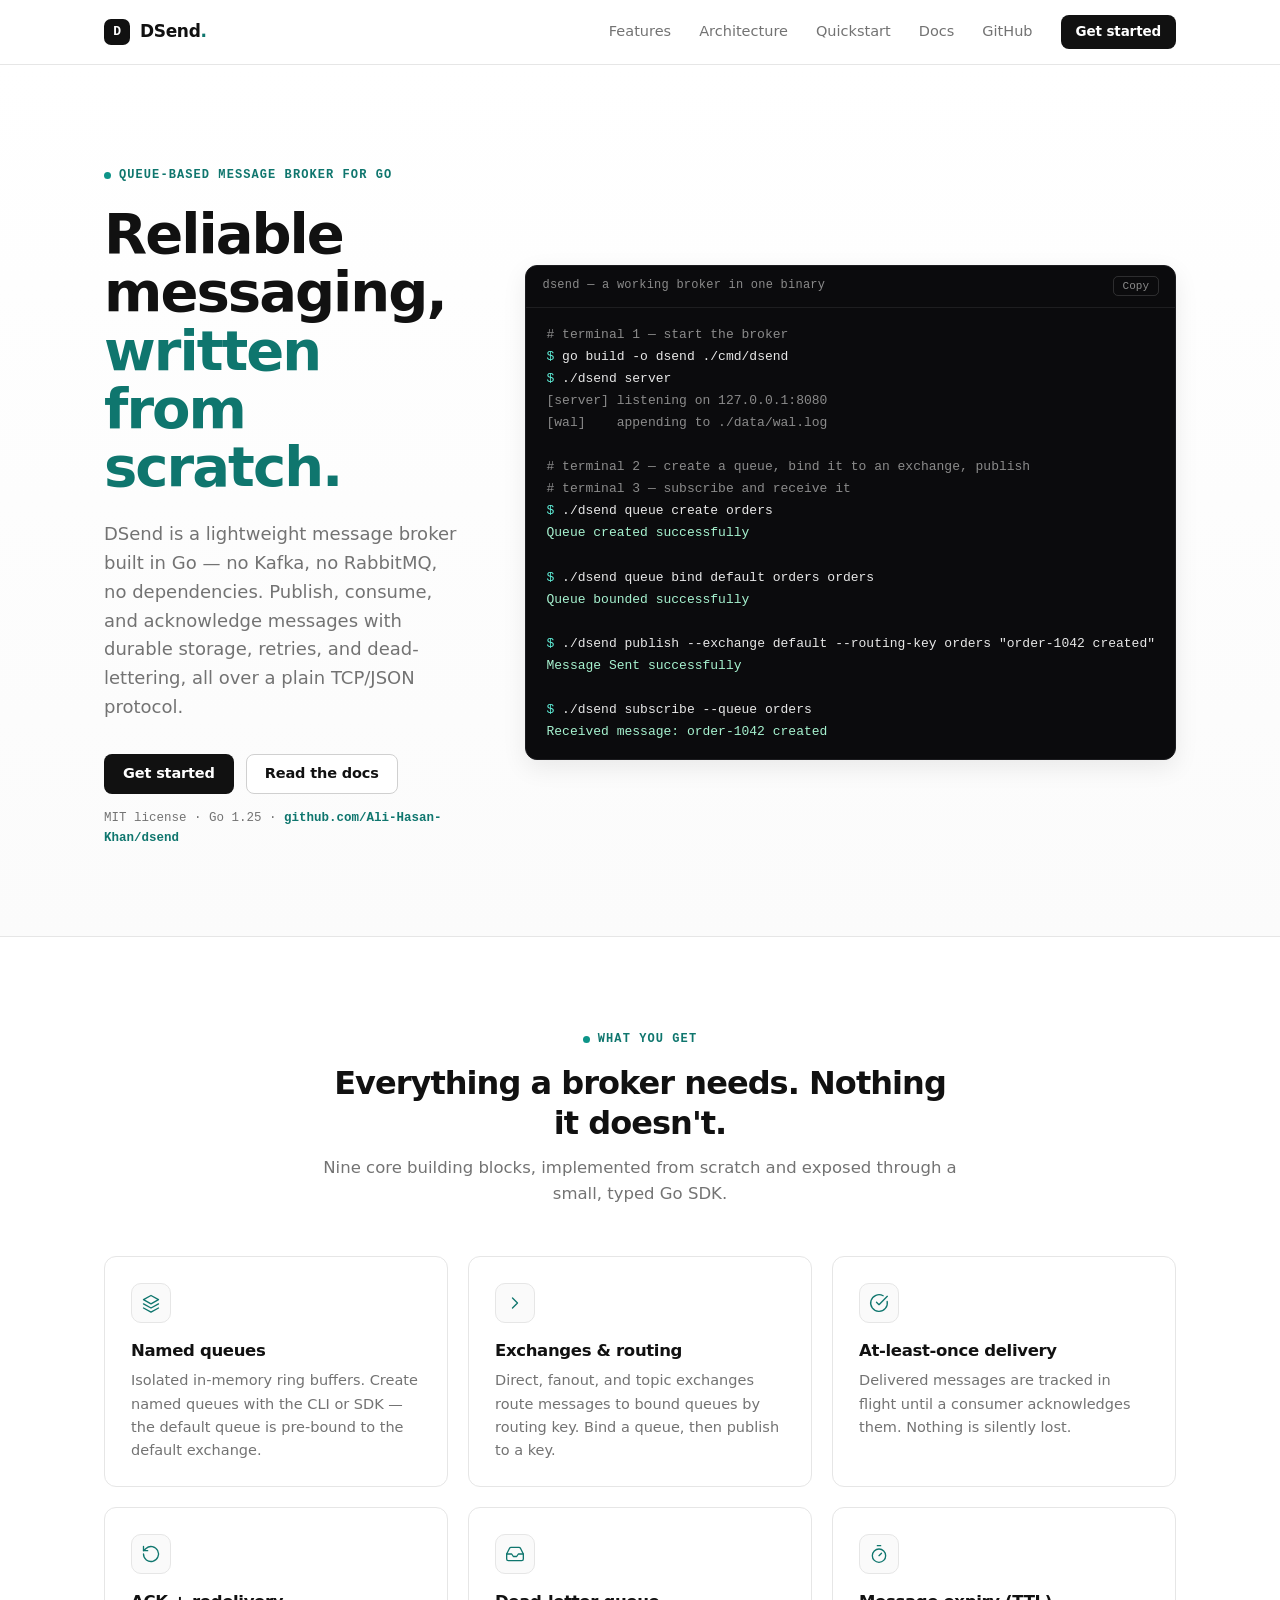
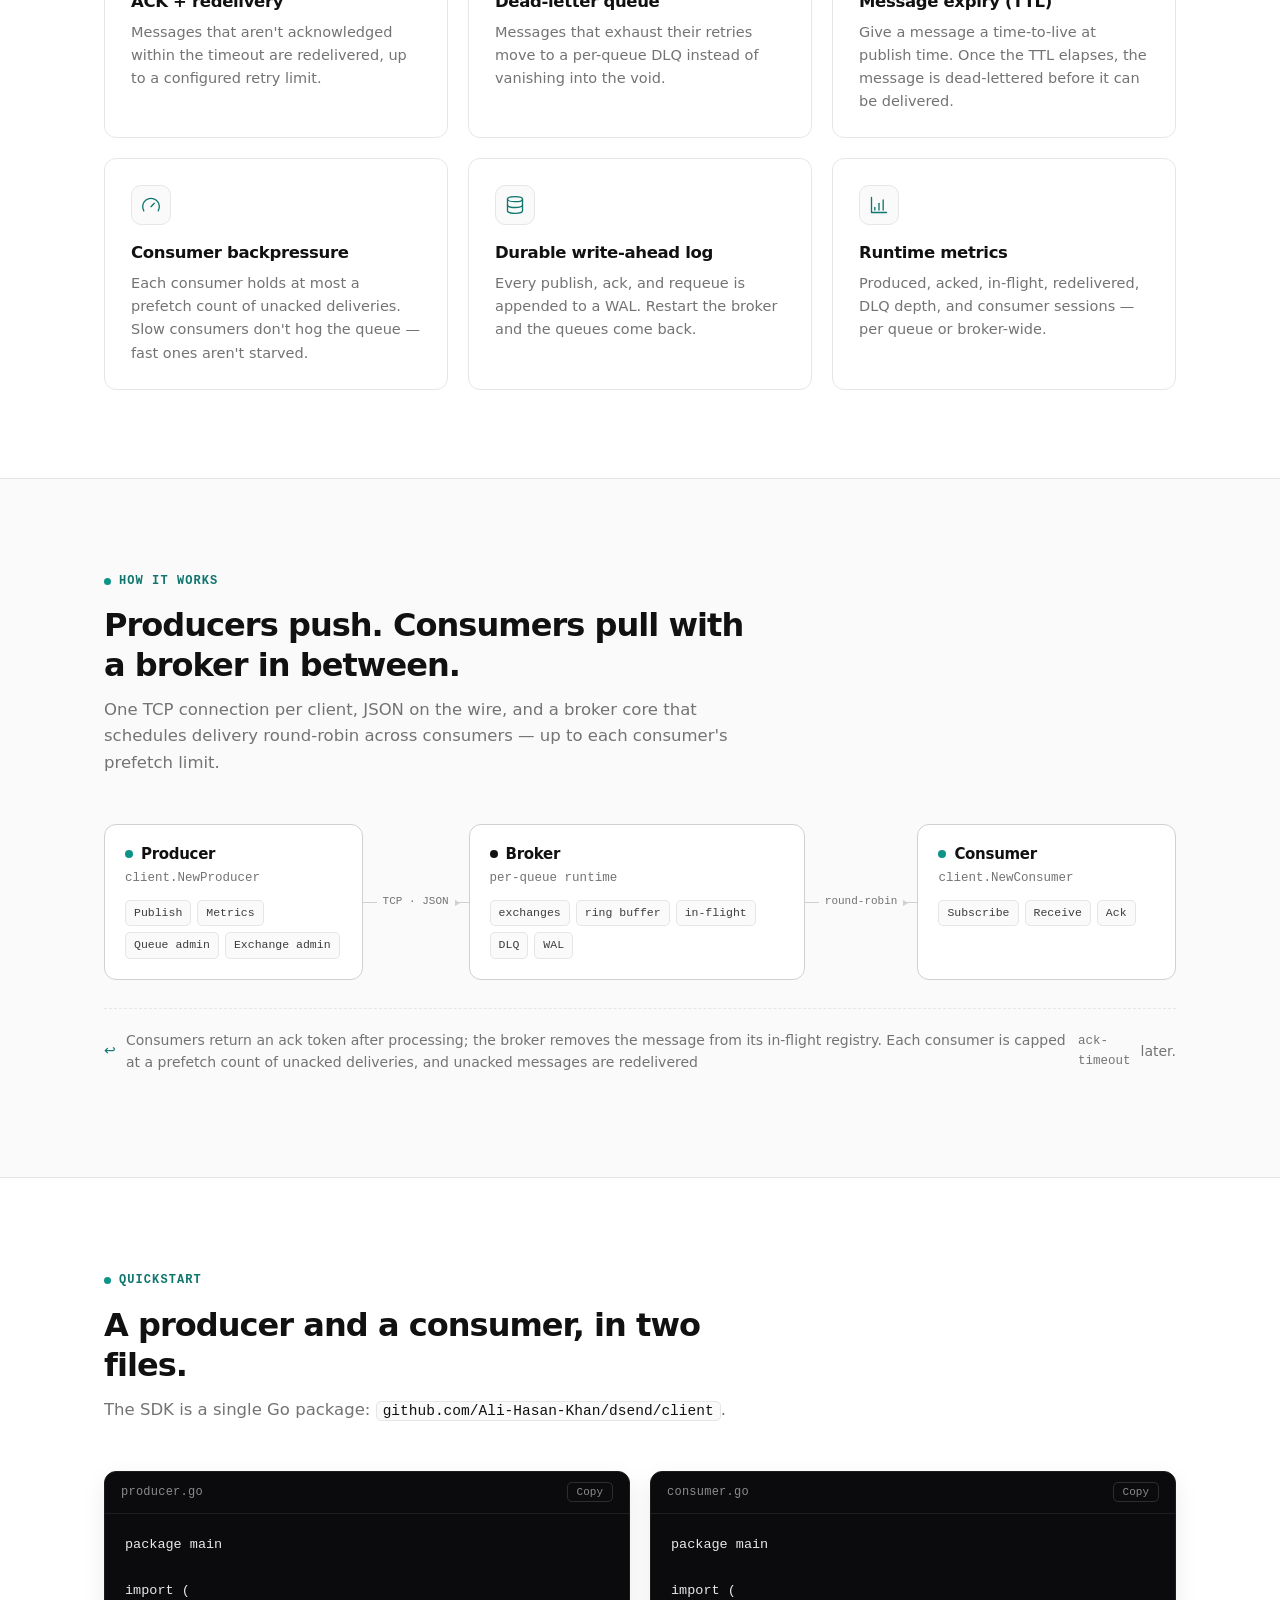
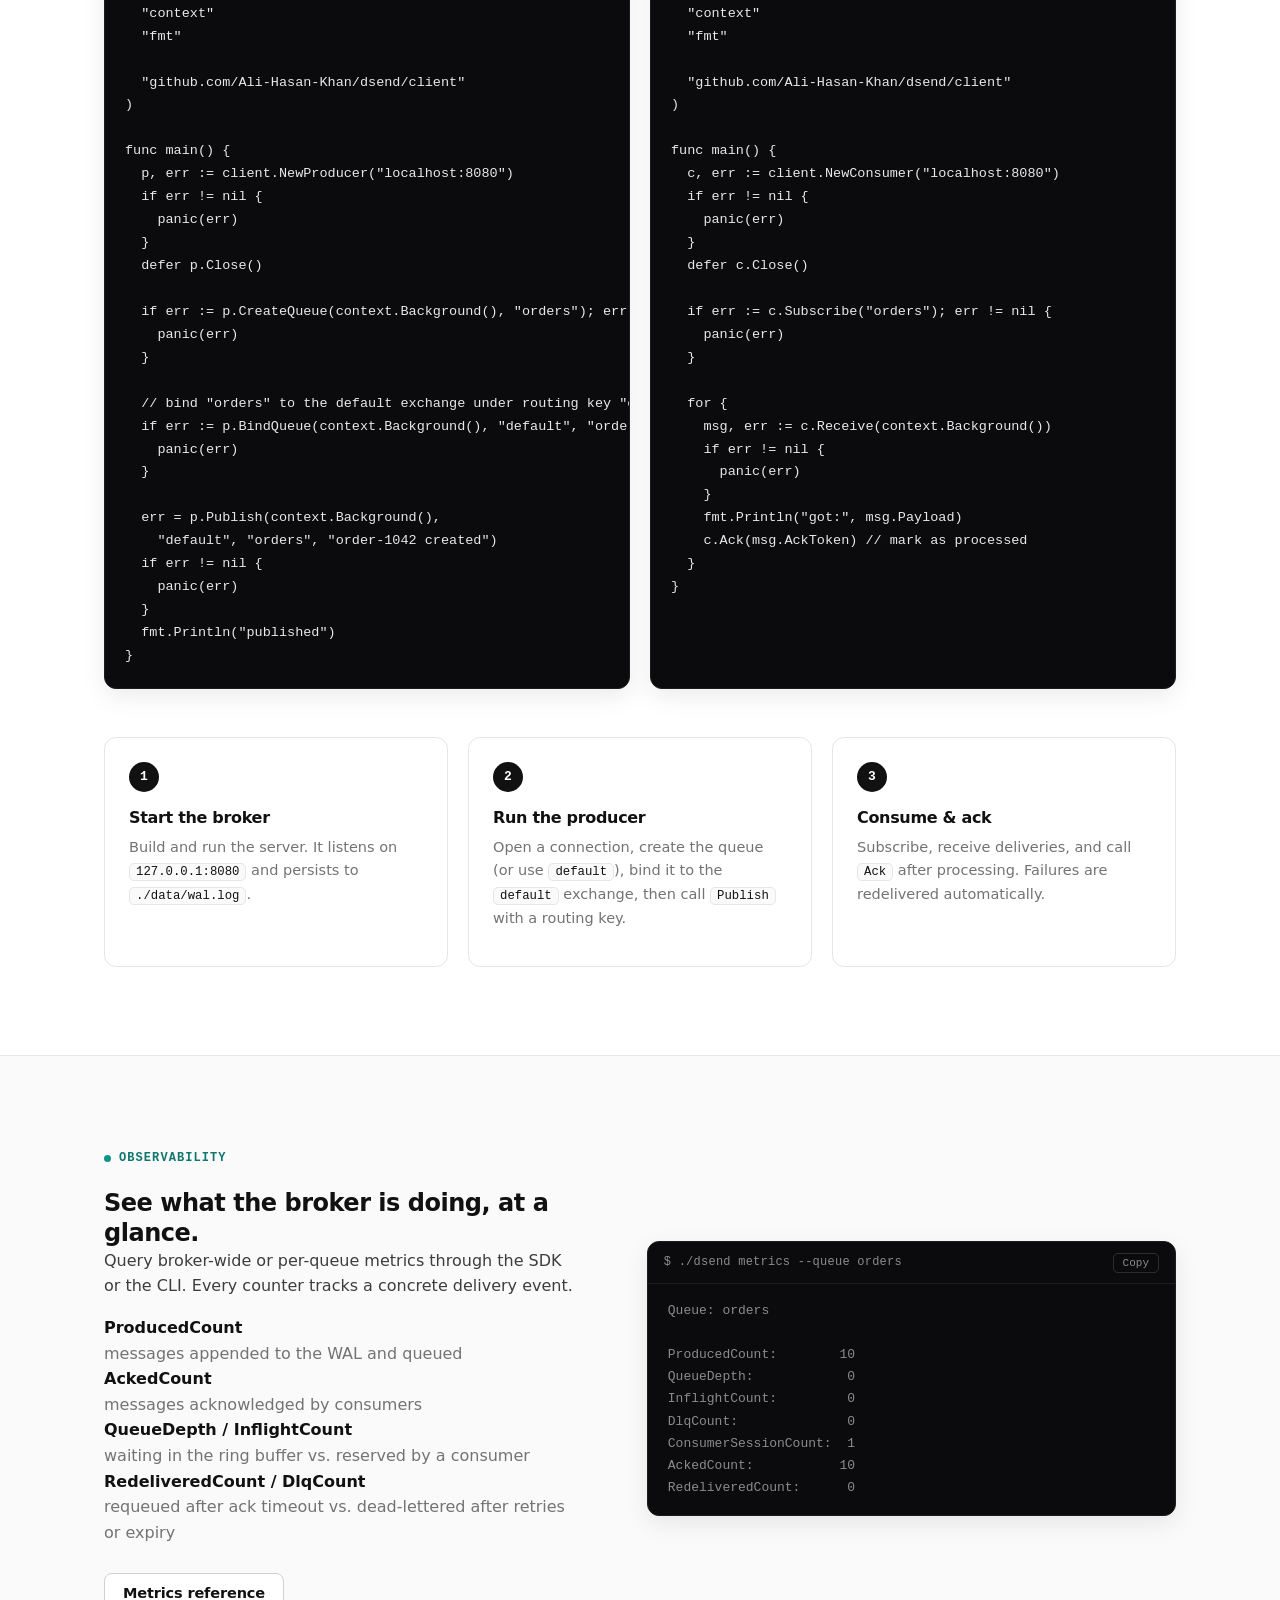
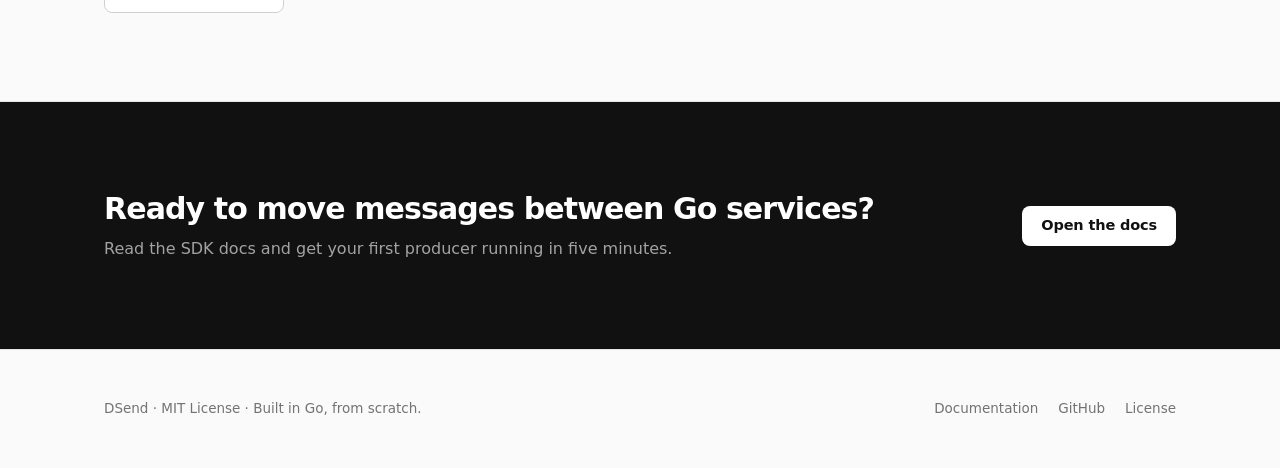
<file: docs/index.html>
<!doctype html>
<html lang="en">
<head>
  <meta charset="utf-8">
  <meta name="viewport" content="width=device-width, initial-scale=1">
  <title>DSend — A queue-based message broker for Go</title>
  <meta name="description" content="DSend is a lightweight queue-based message broker written from scratch in Go. Publish, consume, and acknowledge messages with durable storage, retries, dead-lettering, and runtime metrics over a plain TCP/JSON protocol.">
  <link rel="icon" href="data:image/svg+xml,%3Csvg xmlns='http://www.w3.org/2000/svg' viewBox='0 0 32 32'%3E%3Crect width='32' height='32' rx='7' fill='%23111111'/%3E%3Ctext x='16' y='23' font-family='ui-monospace,monospace' font-size='18' font-weight='700' fill='%23ffffff' text-anchor='middle'%3ED%3C/text%3E%3C/svg%3E">
  <link rel="stylesheet" href="assets/style.css">
</head>
<body>

<header class="site-header">
  <div class="container nav">
    <a class="brand" href="index.html">
      <span class="brand-mark">D</span>
      <span>DSend<span class="brand-accent">.</span></span>
    </a>
    <nav class="nav-links" id="navLinks">
      <a href="#features">Features</a>
      <a href="#architecture">Architecture</a>
      <a href="#quickstart">Quickstart</a>
      <a href="sdk.html">Docs</a>
      <a href="https://github.com/Ali-Hasan-Khan/dsend">GitHub</a>
      <a class="btn btn-primary btn-sm" href="sdk.html#quickstart">Get started</a>
    </nav>
    <button class="nav-toggle" id="navToggle" aria-label="Toggle navigation">
      <svg width="18" height="18" viewBox="0 0 24 24" fill="none" stroke="currentColor" stroke-width="2" stroke-linecap="round">
        <line x1="4" y1="7" x2="20" y2="7"/><line x1="4" y1="12" x2="20" y2="12"/><line x1="4" y1="17" x2="20" y2="17"/>
      </svg>
    </button>
  </div>
</header>

<main>

  <section class="hero">
    <div class="container hero-grid">
      <div>
        <span class="eyebrow">Queue-based message broker for Go</span>
        <h1>Reliable messaging, <span class="h1-accent">written from scratch.</span></h1>
        <p class="hero-lead">
          DSend is a lightweight message broker built in Go — no Kafka, no RabbitMQ, no dependencies.
          Publish, consume, and acknowledge messages with durable storage, retries, and dead-lettering,
          all over a plain TCP/JSON protocol.
        </p>
        <div class="hero-cta">
          <a class="btn btn-primary" href="sdk.html#quickstart">Get started</a>
          <a class="btn btn-secondary" href="sdk.html">Read the docs</a>
        </div>
        <p class="hero-meta">
          MIT license &middot; Go 1.25 &middot;
          <a href="https://github.com/Ali-Hasan-Khan/dsend">github.com/Ali-Hasan-Khan/dsend</a>
        </p>
      </div>

      <div>
        <div class="code-block terminal">
          <div class="code-block-head">
            <span class="code-block-name">dsend — a working broker in one binary</span>
            <button class="code-copy" data-copy>Copy</button>
          </div>
<pre><code><span class="comment"># terminal 1 — start the broker</span>
<span class="prompt">$</span> go build -o dsend ./cmd/dsend
<span class="prompt">$</span> ./dsend server
<span class="comment">[server] listening on 127.0.0.1:8080
[wal]    appending to ./data/wal.log

# terminal 2 — create a queue, bind it to an exchange, publish
# terminal 3 — subscribe and receive it</span>
<span class="prompt">$</span> ./dsend queue create orders
<span class="tok-str">Queue created successfully</span>

<span class="prompt">$</span> ./dsend queue bind default orders orders
<span class="tok-str">Queue bounded successfully</span>

<span class="prompt">$</span> ./dsend publish --exchange default --routing-key orders "order-1042 created"
<span class="tok-str">Message Sent successfully</span>

<span class="prompt">$</span> ./dsend subscribe --queue orders
<span class="tok-str">Received message: order-1042 created</span></code></pre>
        </div>
      </div>
    </div>
  </section>

  <section class="section" id="features">
    <div class="container">
      <div class="section-head center">
        <span class="eyebrow">What you get</span>
        <h2>Everything a broker needs. Nothing it doesn't.</h2>
        <p>Nine core building blocks, implemented from scratch and exposed through a small, typed Go SDK.</p>
      </div>

      <div class="feature-grid">
        <div class="feature-card">
          <div class="feature-icon">
            <svg width="20" height="20" viewBox="0 0 24 24" fill="none" stroke="currentColor" stroke-width="1.6" stroke-linecap="round" stroke-linejoin="round"><path d="M12 3 3 8l9 5 9-5-9-5Z"/><path d="m3 13 9 5 9-5"/><path d="m3 18 9 5 9-5"/></svg>
          </div>
          <h3>Named queues</h3>
          <p>Isolated in-memory ring buffers. Create named queues with the CLI or SDK — the default queue is pre-bound to the default exchange.</p>
        </div>
        <div class="feature-card">
          <div class="feature-icon">
            <svg width="20" height="20" viewBox="0 0 24 24" fill="none" stroke="currentColor" stroke-width="1.6" stroke-linecap="round" stroke-linejoin="round"><path d="m9 18 6-6-6-6"/></svg>
          </div>
          <h3>Exchanges &amp; routing</h3>
          <p>Direct, fanout, and topic exchanges route messages to bound queues by routing key. Bind a queue, then publish to a key.</p>
        </div>
        <div class="feature-card">
          <div class="feature-icon">
            <svg width="20" height="20" viewBox="0 0 24 24" fill="none" stroke="currentColor" stroke-width="1.6" stroke-linecap="round" stroke-linejoin="round"><path d="M21.8 10A10 10 0 1 1 17 3.34"/><path d="m9 11 3 3L22 4"/></svg>
          </div>
          <h3>At-least-once delivery</h3>
          <p>Delivered messages are tracked in flight until a consumer acknowledges them. Nothing is silently lost.</p>
        </div>
        <div class="feature-card">
          <div class="feature-icon">
            <svg width="20" height="20" viewBox="0 0 24 24" fill="none" stroke="currentColor" stroke-width="1.6" stroke-linecap="round" stroke-linejoin="round"><path d="M3 12a9 9 0 1 0 3-6.7L3 8"/><path d="M3 3v5h5"/></svg>
          </div>
          <h3>ACK + redelivery</h3>
          <p>Messages that aren't acknowledged within the timeout are redelivered, up to a configured retry limit.</p>
        </div>
        <div class="feature-card">
          <div class="feature-icon">
            <svg width="20" height="20" viewBox="0 0 24 24" fill="none" stroke="currentColor" stroke-width="1.6" stroke-linecap="round" stroke-linejoin="round"><path d="M22 12h-6l-2 3h-4l-2-3H2"/><path d="M5.45 5.11 2 12v6a2 2 0 0 0 2 2h16a2 2 0 0 0 2-2v-6l-3.45-6.89A2 2 0 0 0 16.76 4H7.24a2 2 0 0 0-1.79 1.11Z"/></svg>
          </div>
          <h3>Dead-letter queue</h3>
          <p>Messages that exhaust their retries move to a per-queue DLQ instead of vanishing into the void.</p>
        </div>
        <div class="feature-card">
          <div class="feature-icon">
            <svg width="20" height="20" viewBox="0 0 24 24" fill="none" stroke="currentColor" stroke-width="1.6" stroke-linecap="round" stroke-linejoin="round"><path d="M10 2h4"/><path d="M12 14l3-3"/><circle cx="12" cy="14" r="8"/></svg>
          </div>
          <h3>Message expiry (TTL)</h3>
          <p>Give a message a time-to-live at publish time. Once the TTL elapses, the message is dead-lettered before it can be delivered.</p>
        </div>
        <div class="feature-card">
          <div class="feature-icon">
            <svg width="20" height="20" viewBox="0 0 24 24" fill="none" stroke="currentColor" stroke-width="1.6" stroke-linecap="round" stroke-linejoin="round"><path d="m12 14 4-4"/><path d="M3.34 19a10 10 0 1 1 17.32 0"/></svg>
          </div>
          <h3>Consumer backpressure</h3>
          <p>Each consumer holds at most a prefetch count of unacked deliveries. Slow consumers don't hog the queue — fast ones aren't starved.</p>
        </div>
        <div class="feature-card">
          <div class="feature-icon">
            <svg width="20" height="20" viewBox="0 0 24 24" fill="none" stroke="currentColor" stroke-width="1.6" stroke-linecap="round" stroke-linejoin="round"><ellipse cx="12" cy="5" rx="9" ry="3"/><path d="M3 5v14c0 1.66 4 3 9 3s9-1.34 9-3V5"/><path d="M3 12c0 1.66 4 3 9 3s9-1.34 9-3"/></svg>
          </div>
          <h3>Durable write-ahead log</h3>
          <p>Every publish, ack, and requeue is appended to a WAL. Restart the broker and the queues come back.</p>
        </div>
        <div class="feature-card">
          <div class="feature-icon">
            <svg width="20" height="20" viewBox="0 0 24 24" fill="none" stroke="currentColor" stroke-width="1.6" stroke-linecap="round" stroke-linejoin="round"><path d="M3 3v18h18"/><path d="M7 15v3"/><path d="M12 10v8"/><path d="M17 6v12"/></svg>
          </div>
          <h3>Runtime metrics</h3>
          <p>Produced, acked, in-flight, redelivered, DLQ depth, and consumer sessions — per queue or broker-wide.</p>
        </div>
      </div>
    </div>
  </section>

  <section class="section section-alt" id="architecture">
    <div class="container">
      <div class="section-head">
        <span class="eyebrow">How it works</span>
        <h2>Producers push. Consumers pull with a broker in between.</h2>
        <p>One TCP connection per client, JSON on the wire, and a broker core that schedules delivery round-robin across consumers — up to each consumer's prefetch limit.</p>
      </div>

      <div class="arch">
        <div class="arch-node">
          <h4><span class="dot"></span>Producer</h4>
          <p>client.NewProducer</p>
          <ul>
            <li>Publish</li>
            <li>Metrics</li>
            <li>Queue admin</li>
            <li>Exchange admin</li>
          </ul>
        </div>
        <div class="arch-wire"><span>TCP &middot; JSON</span></div>
        <div class="arch-node broker">
          <h4><span class="dot"></span>Broker</h4>
          <p>per-queue runtime</p>
          <ul>
            <li>exchanges</li>
            <li>ring buffer</li>
            <li>in-flight</li>
            <li>DLQ</li>
            <li>WAL</li>
          </ul>
        </div>
        <div class="arch-wire"><span>round-robin</span></div>
        <div class="arch-node">
          <h4><span class="dot"></span>Consumer</h4>
          <p>client.NewConsumer</p>
          <ul>
            <li>Subscribe</li>
            <li>Receive</li>
            <li>Ack</li>
          </ul>
        </div>
      </div>

      <p class="arch-caption">
        <span class="arrow">&#8617;</span>
        Consumers return an ack token after processing; the broker removes the message from its in-flight
        registry. Each consumer is capped at a prefetch count of unacked deliveries, and unacked messages
        are redelivered <code>ack-timeout</code> later.
      </p>
    </div>
  </section>

  <section class="section" id="quickstart">
    <div class="container">
      <div class="section-head">
        <span class="eyebrow">Quickstart</span>
        <h2>A producer and a consumer, in two files.</h2>
        <p>The SDK is a single Go package: <code class="inline-code">github.com/Ali-Hasan-Khan/dsend/client</code>.</p>
      </div>

      <div class="split-cols">
        <div class="code-block">
          <div class="code-block-head">
            <span class="code-block-name">producer.go</span>
            <button class="code-copy" data-copy>Copy</button>
          </div>
<pre><code>package main

import (
  "context"
  "fmt"

  "github.com/Ali-Hasan-Khan/dsend/client"
)

func main() {
  p, err := client.NewProducer("localhost:8080")
  if err != nil {
    panic(err)
  }
  defer p.Close()

  if err := p.CreateQueue(context.Background(), "orders"); err != nil {
    panic(err)
  }

  // bind "orders" to the default exchange under routing key "orders"
  if err := p.BindQueue(context.Background(), "default", "orders", "orders"); err != nil {
    panic(err)
  }

  err = p.Publish(context.Background(),
    "default", "orders", "order-1042 created")
  if err != nil {
    panic(err)
  }
  fmt.Println("published")
}</code></pre>
        </div>

        <div class="code-block">
          <div class="code-block-head">
            <span class="code-block-name">consumer.go</span>
            <button class="code-copy" data-copy>Copy</button>
          </div>
<pre><code>package main

import (
  "context"
  "fmt"

  "github.com/Ali-Hasan-Khan/dsend/client"
)

func main() {
  c, err := client.NewConsumer("localhost:8080")
  if err != nil {
    panic(err)
  }
  defer c.Close()

  if err := c.Subscribe("orders"); err != nil {
    panic(err)
  }

  for {
    msg, err := c.Receive(context.Background())
    if err != nil {
      panic(err)
    }
    fmt.Println("got:", msg.Payload)
    c.Ack(msg.AckToken) // mark as processed
  }
}</code></pre>
        </div>
      </div>

      <div class="steps">
        <div class="step">
          <div class="step-num">1</div>
          <h3>Start the broker</h3>
          <p>Build and run the server. It listens on <code class="inline-code">127.0.0.1:8080</code> and persists to <code class="inline-code">./data/wal.log</code>.</p>
        </div>
        <div class="step">
          <div class="step-num">2</div>
          <h3>Run the producer</h3>
          <p>Open a connection, create the queue (or use <code class="inline-code">default</code>), bind it to the <code class="inline-code">default</code> exchange, then call <code class="inline-code">Publish</code> with a routing key.</p>
        </div>
        <div class="step">
          <div class="step-num">3</div>
          <h3>Consume &amp; ack</h3>
          <p>Subscribe, receive deliveries, and call <code class="inline-code">Ack</code> after processing. Failures are redelivered automatically.</p>
        </div>
      </div>
    </div>
  </section>

  <section class="section section-alt" id="metrics">
    <div class="container metrics-band">
      <div>
        <span class="eyebrow">Observability</span>
        <h2>See what the broker is doing, at a glance.</h2>
        <p>Query broker-wide or per-queue metrics through the SDK or the CLI. Every counter tracks a concrete delivery event.</p>
        <dl class="metrics-list">
          <div>
            <dt>ProducedCount</dt>
            <dd>messages appended to the WAL and queued</dd>
          </div>
          <div>
            <dt>AckedCount</dt>
            <dd>messages acknowledged by consumers</dd>
          </div>
          <div>
            <dt>QueueDepth / InflightCount</dt>
            <dd>waiting in the ring buffer vs. reserved by a consumer</dd>
          </div>
          <div>
            <dt>RedeliveredCount / DlqCount</dt>
            <dd>requeued after ack timeout vs. dead-lettered after retries or expiry</dd>
          </div>
        </dl>
        <a class="btn btn-secondary" href="sdk.html#observability">Metrics reference</a>
      </div>

      <div class="code-block terminal">
        <div class="code-block-head">
          <span class="code-block-name">$ ./dsend metrics --queue orders</span>
          <button class="code-copy" data-copy>Copy</button>
        </div>
<pre><code><span class="comment">Queue: orders

ProducedCount:        10
QueueDepth:            0
InflightCount:         0
DlqCount:              0
ConsumerSessionCount:  1
AckedCount:           10
RedeliveredCount:      0</span></code></pre>
      </div>
    </div>
  </section>

  <section class="cta">
    <div class="container">
      <div>
        <h2>Ready to move messages between Go services?</h2>
        <p>Read the SDK docs and get your first producer running in five minutes.</p>
      </div>
      <a class="btn btn-primary" href="sdk.html">Open the docs</a>
    </div>
  </section>

</main>

<footer class="site-footer">
  <div class="container footer-grid">
    <p>DSend &middot; MIT License &middot; Built in Go, from scratch.</p>
    <div class="footer-links">
      <a href="sdk.html">Documentation</a>
      <a href="https://github.com/Ali-Hasan-Khan/dsend">GitHub</a>
      <a href="https://github.com/Ali-Hasan-Khan/dsend/blob/main/LICENSE">License</a>
    </div>
  </div>
</footer>

<script src="assets/main.js"></script>
</body>
</html>
</file>
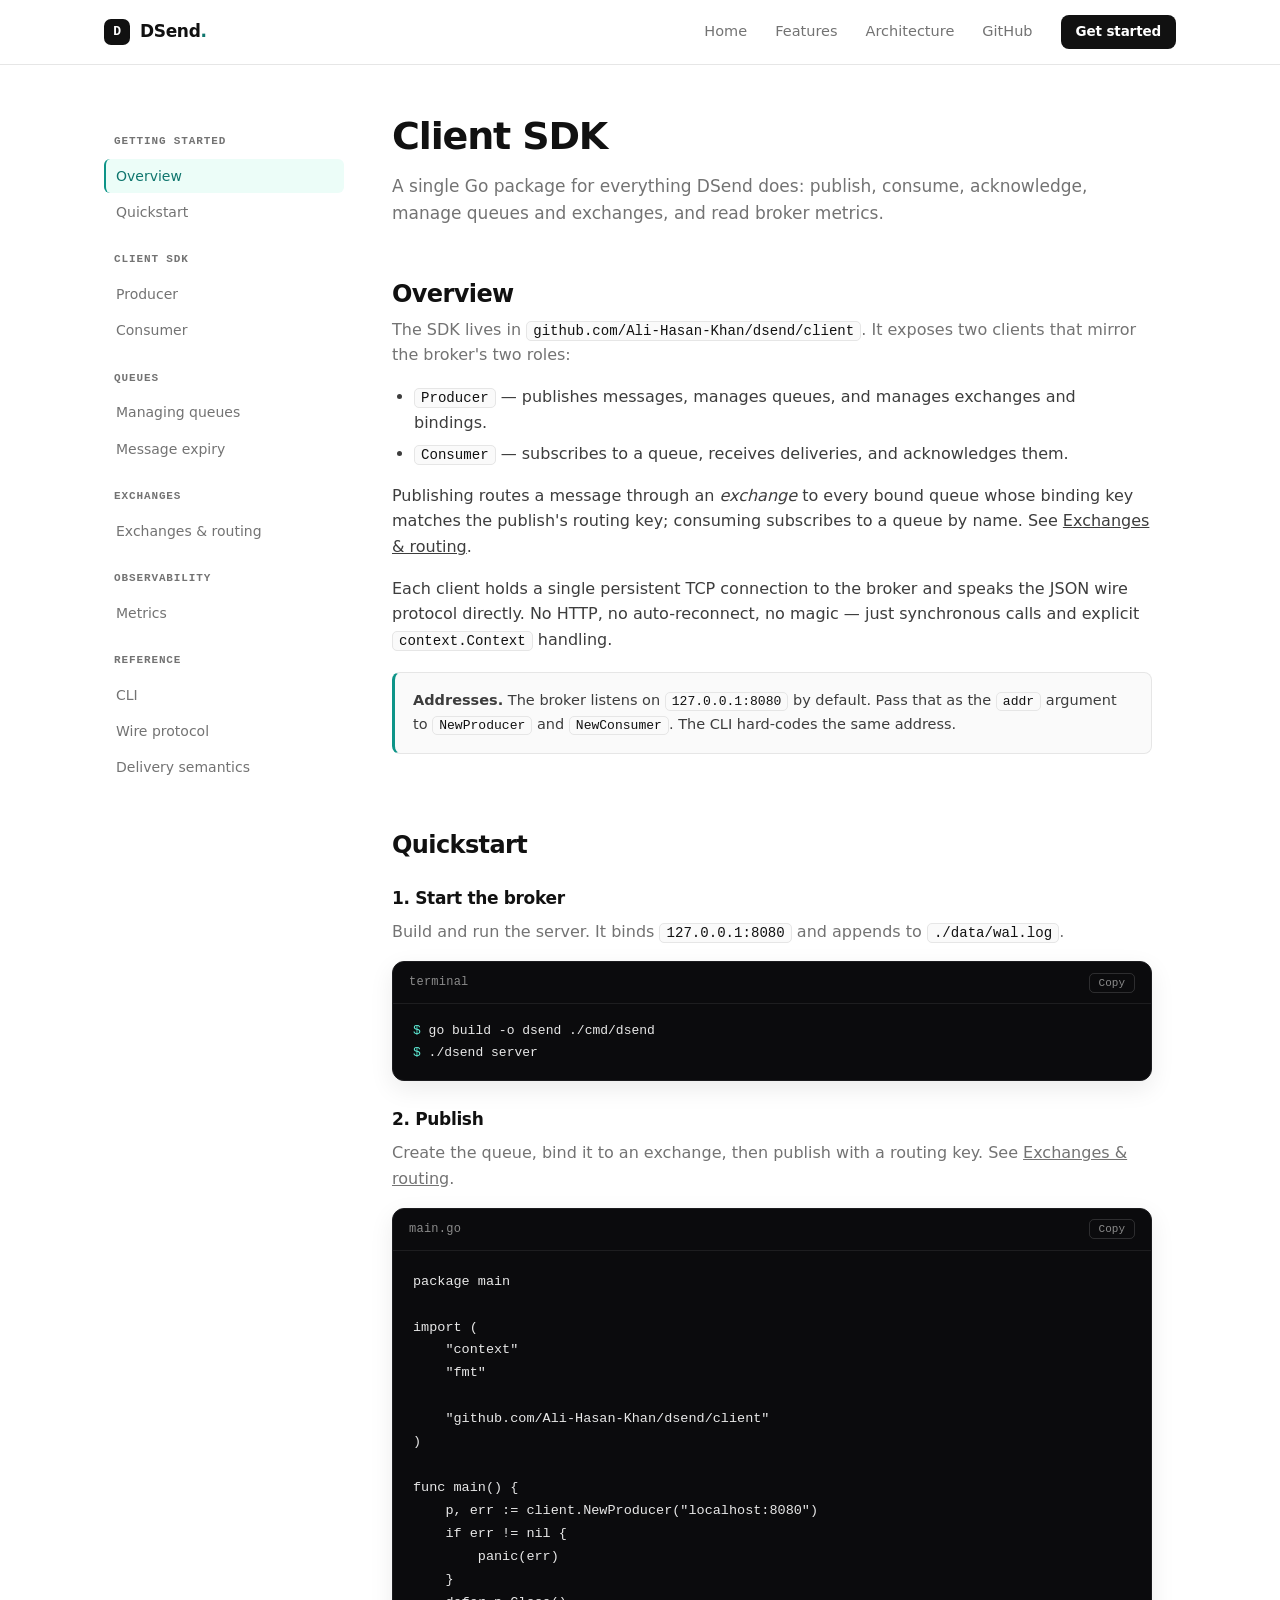
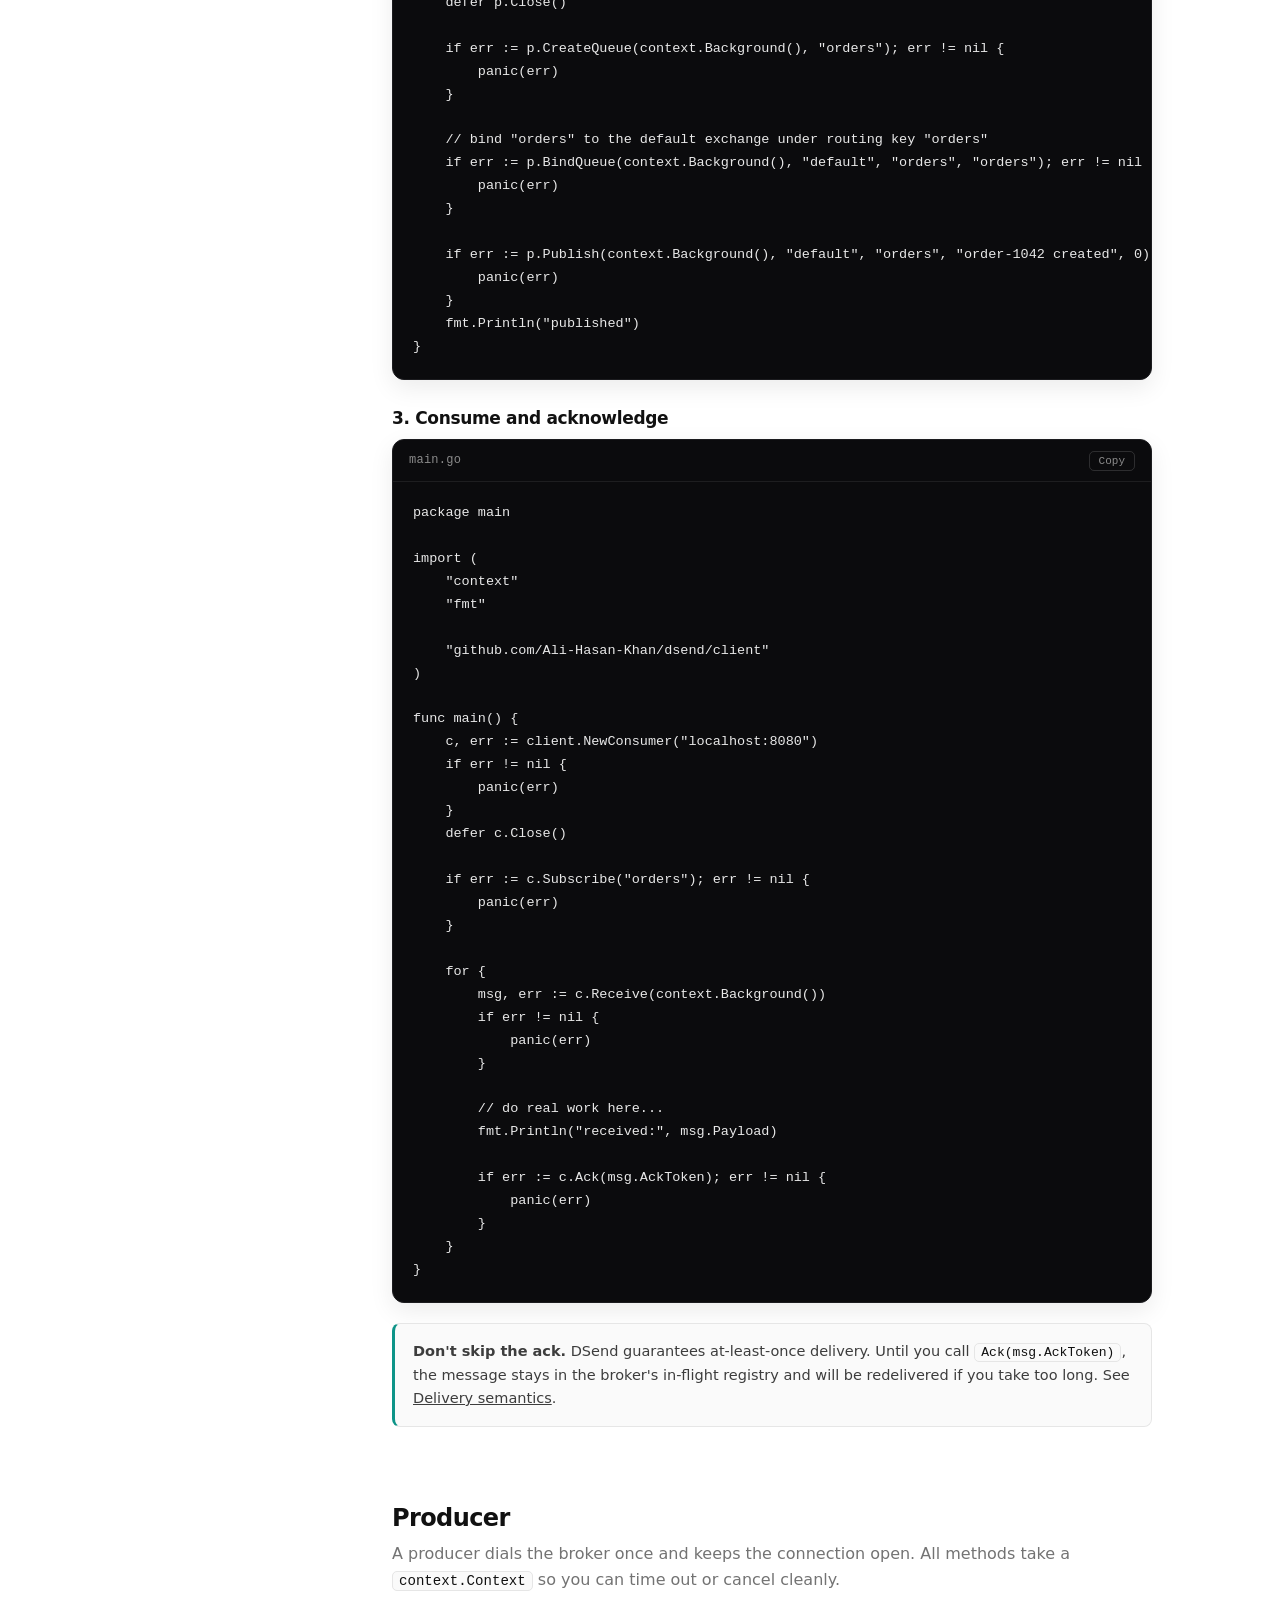
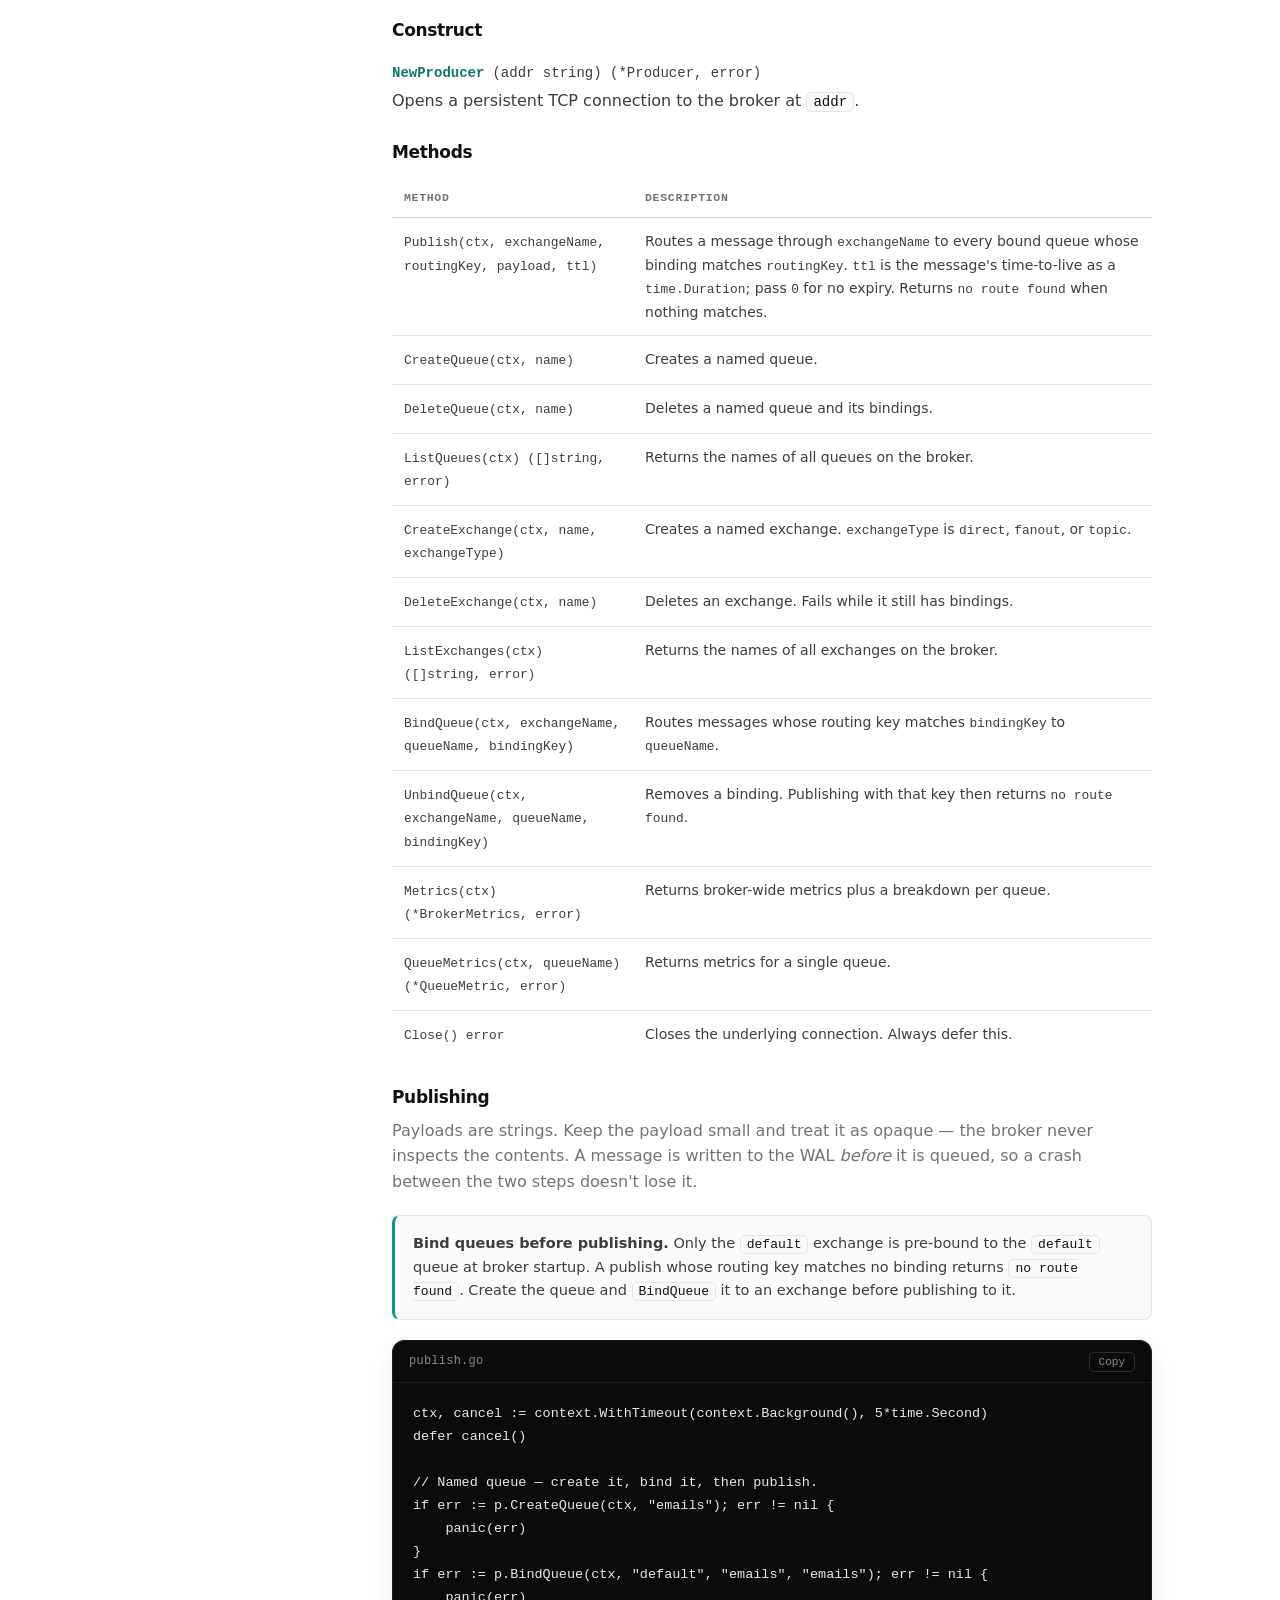
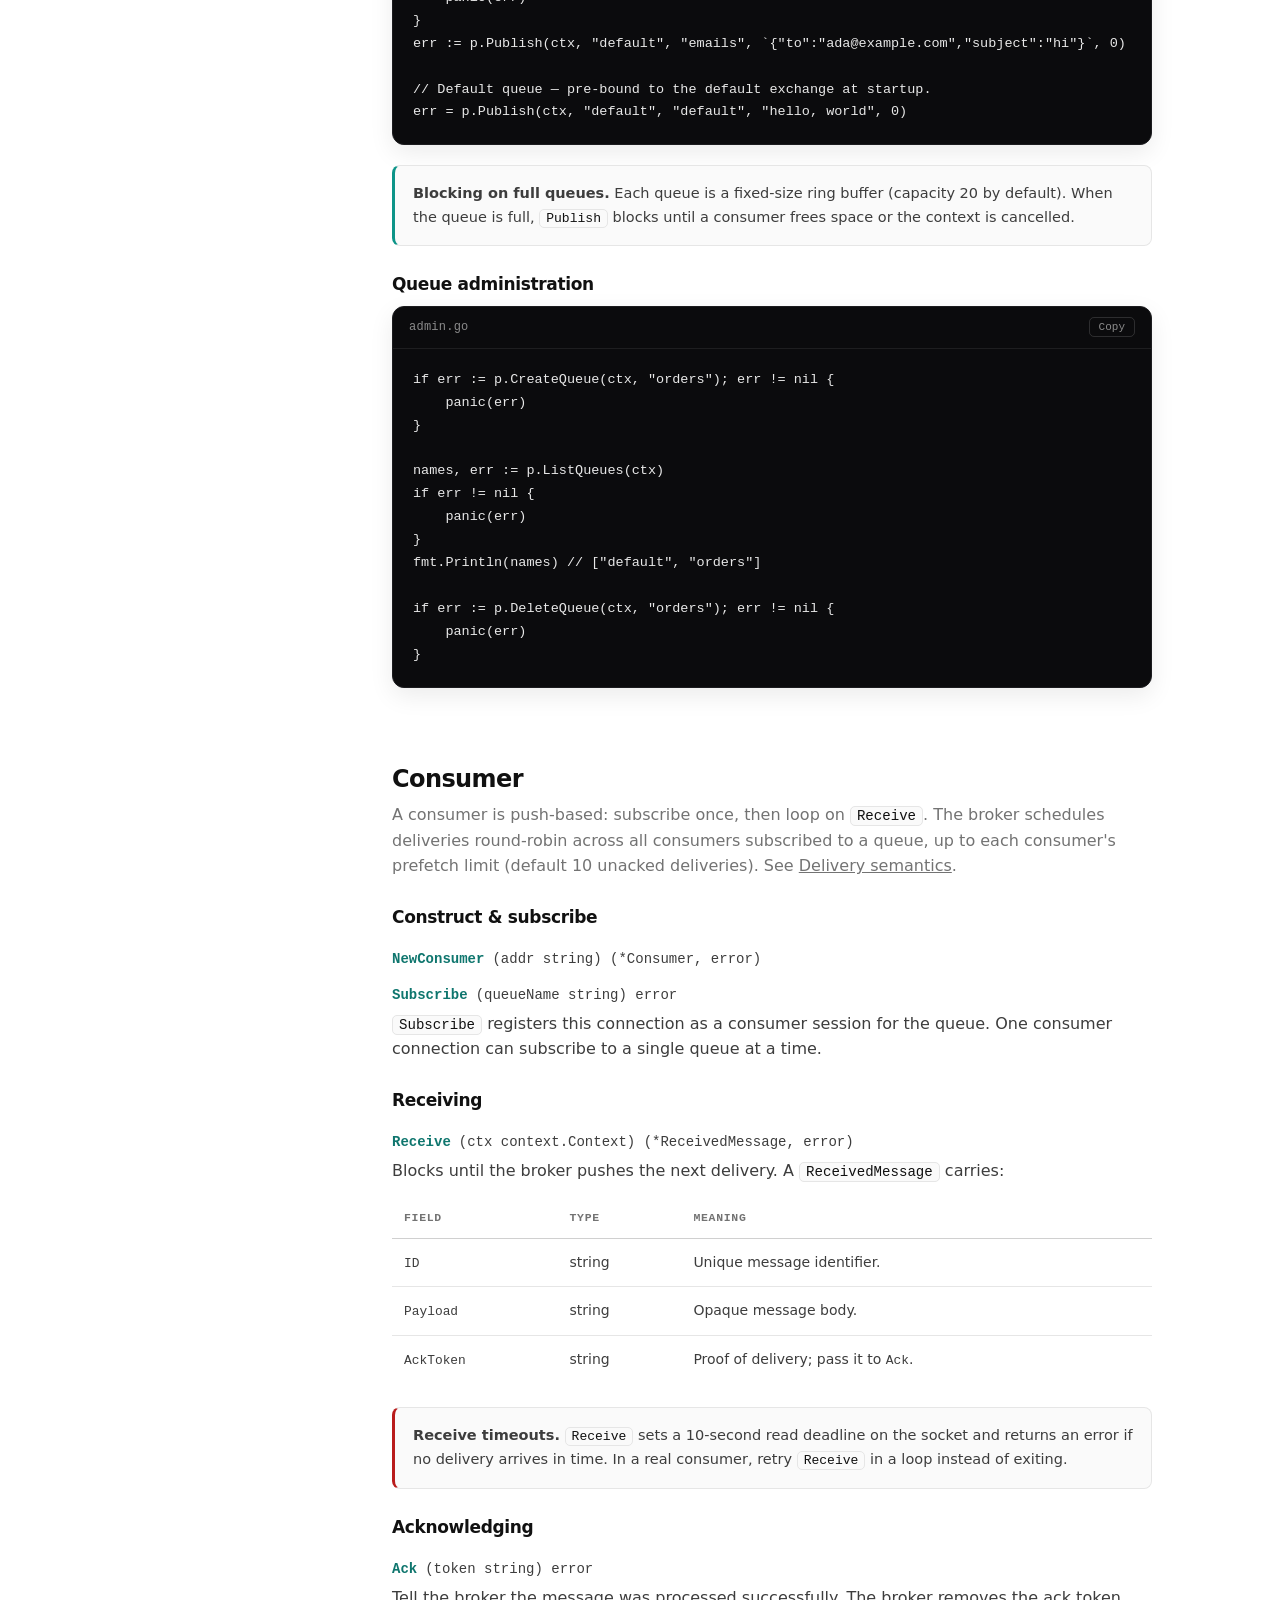
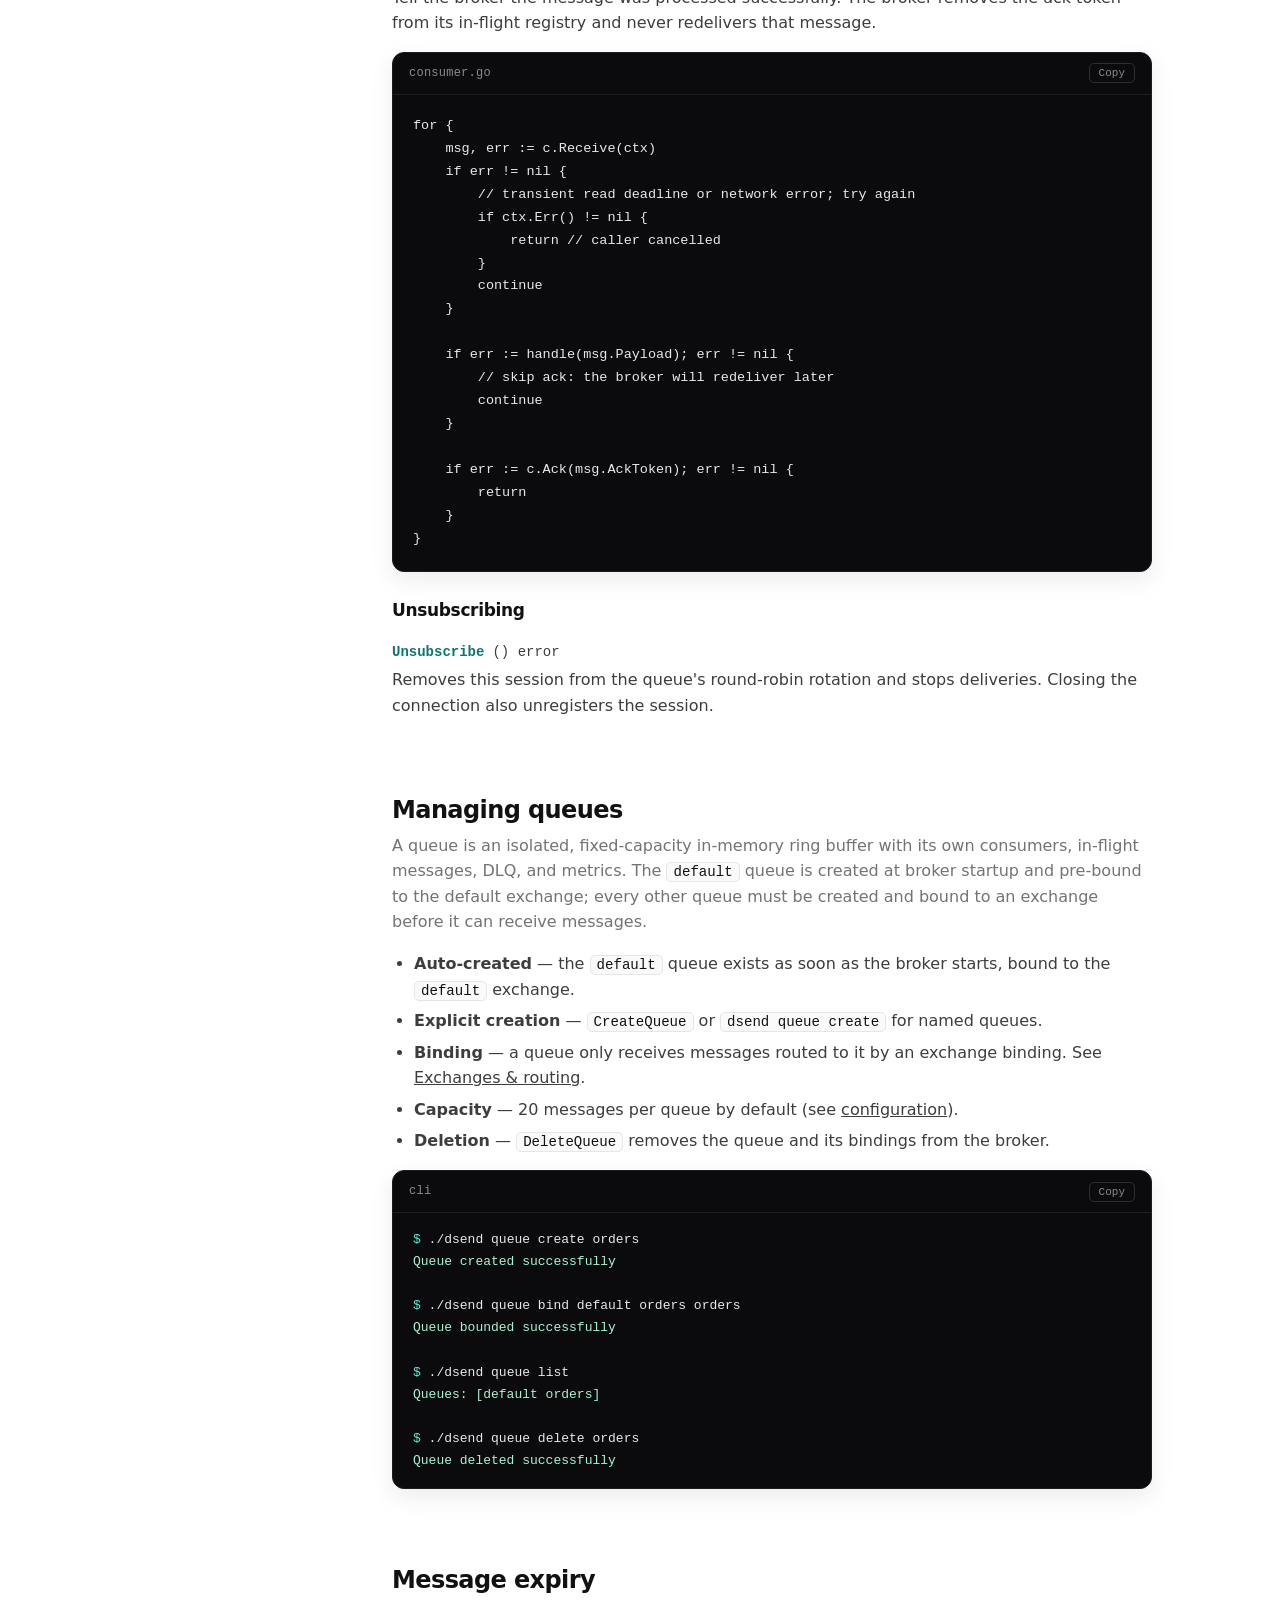
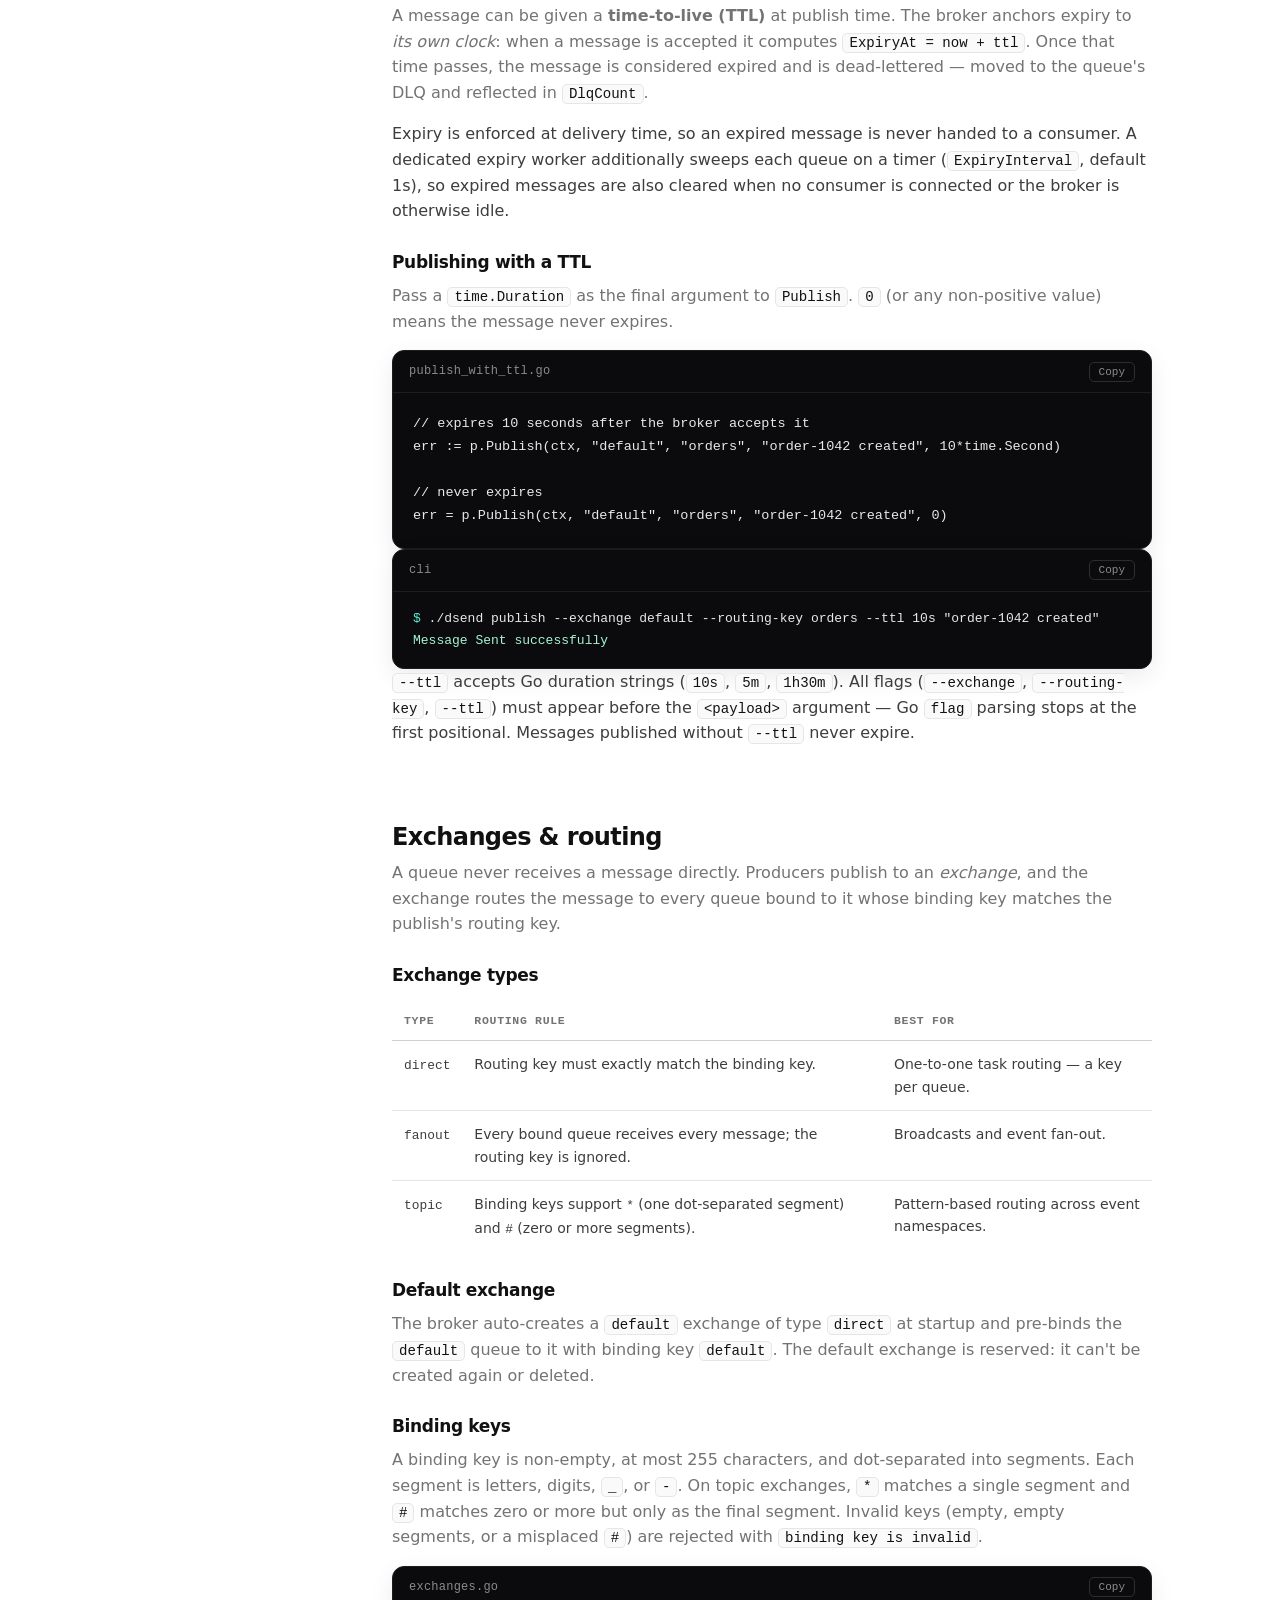
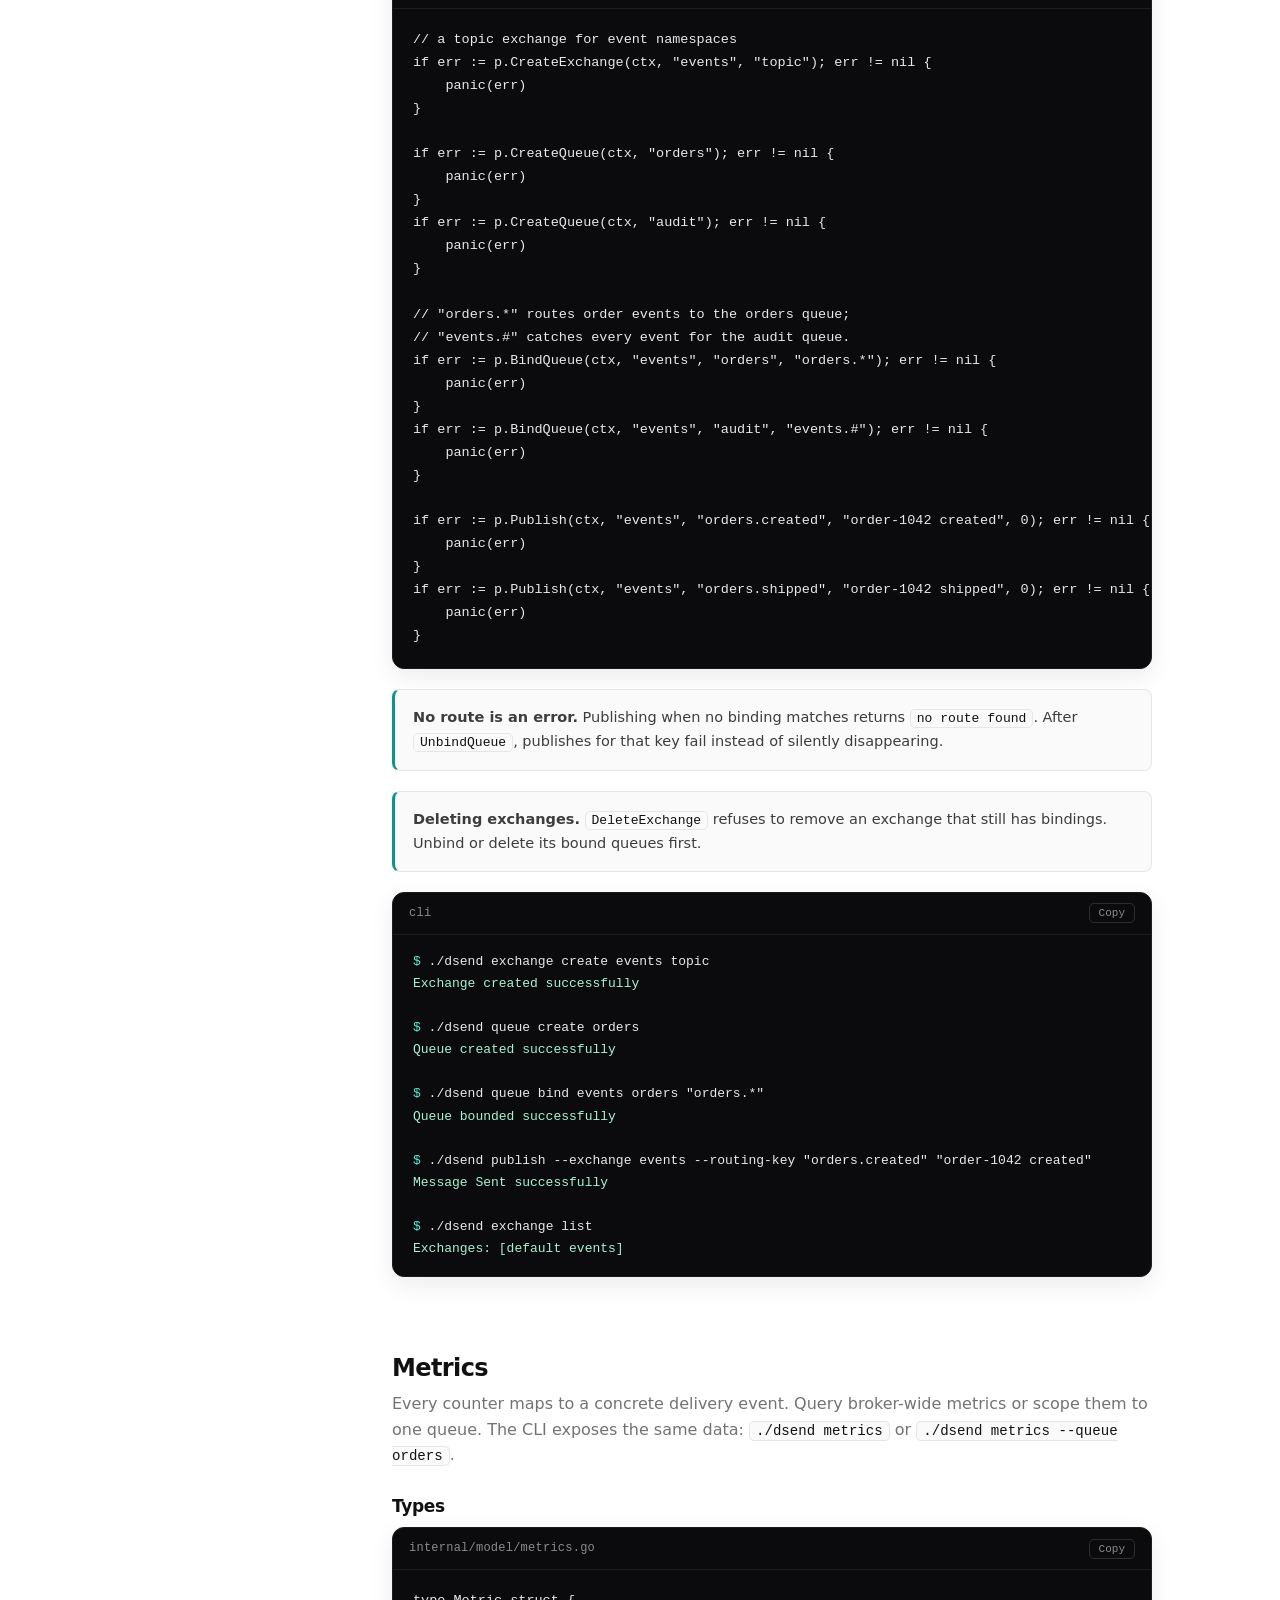
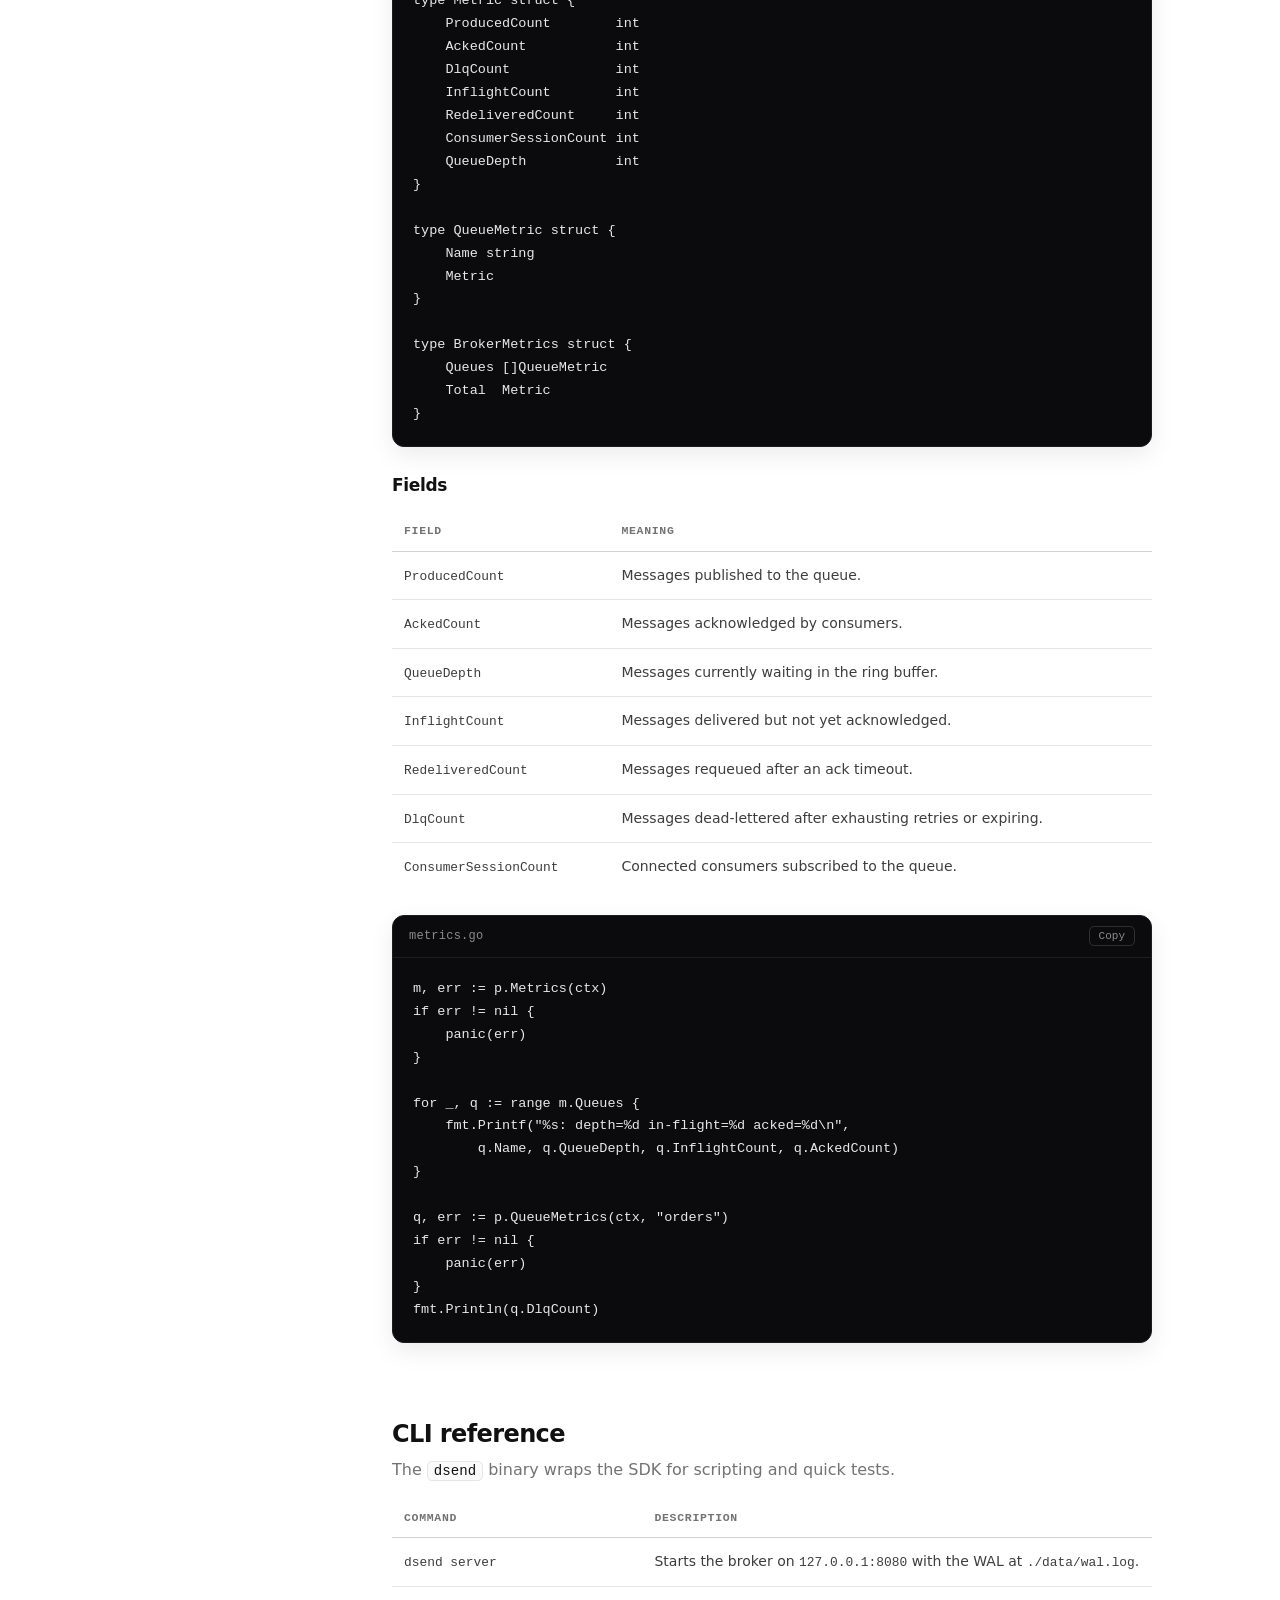
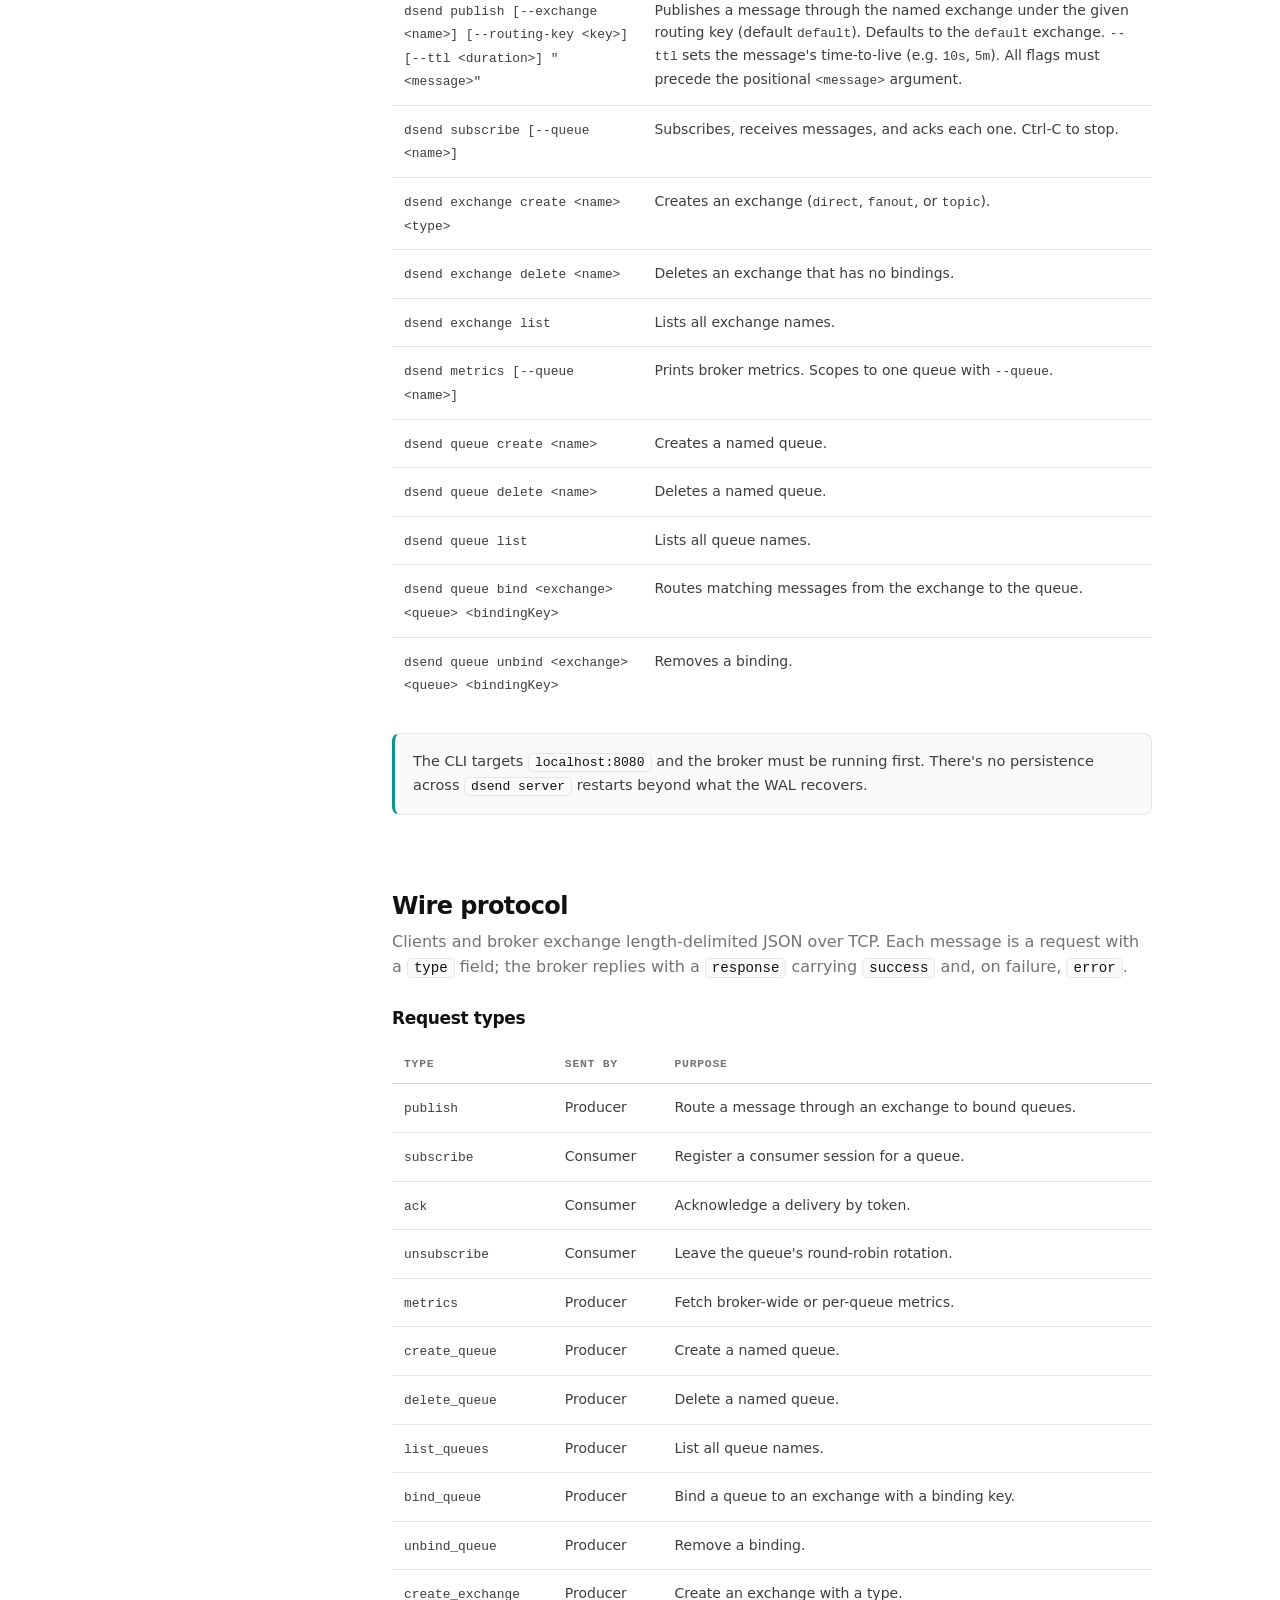
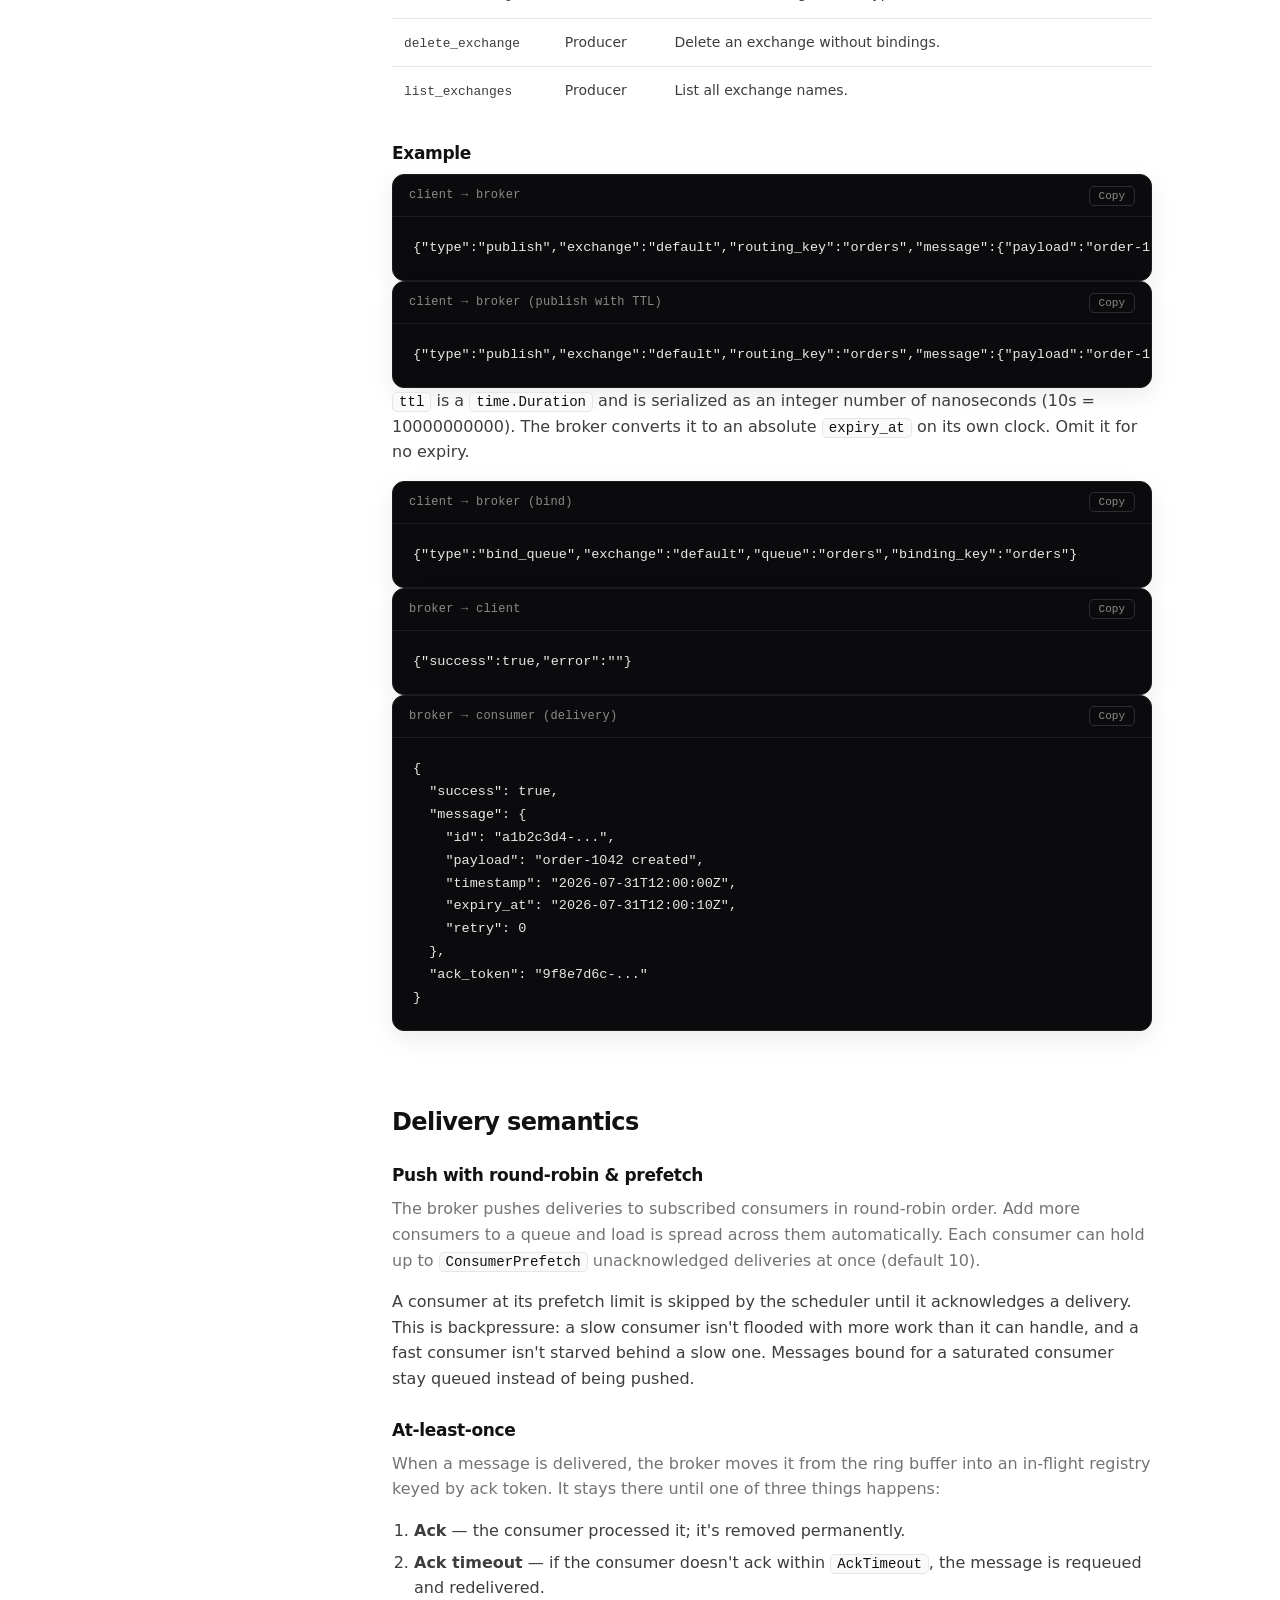
<file: docs/sdk.html>
<!doctype html>
<html lang="en">
<head>
  <meta charset="utf-8">
  <meta name="viewport" content="width=device-width, initial-scale=1">
  <title>Client SDK documentation — DSend</title>
  <meta name="description" content="DSend client SDK documentation: install, quickstart, Producer and Consumer API reference, queue management, metrics, CLI, and delivery semantics.">
  <link rel="icon" href="data:image/svg+xml,%3Csvg xmlns='http://www.w3.org/2000/svg' viewBox='0 0 32 32'%3E%3Crect width='32' height='32' rx='7' fill='%23111111'/%3E%3Ctext x='16' y='23' font-family='ui-monospace,monospace' font-size='18' font-weight='700' fill='%23ffffff' text-anchor='middle'%3ED%3C/text%3E%3C/svg%3E">
  <link rel="stylesheet" href="assets/style.css">
</head>
<body>

<header class="site-header">
  <div class="container nav">
    <a class="brand" href="index.html">
      <span class="brand-mark">D</span>
      <span>DSend<span class="brand-accent">.</span></span>
    </a>
    <nav class="nav-links" id="navLinks">
      <a href="index.html">Home</a>
      <a href="index.html#features">Features</a>
      <a href="index.html#architecture">Architecture</a>
      <a href="https://github.com/Ali-Hasan-Khan/dsend">GitHub</a>
      <a class="btn btn-primary btn-sm" href="#quickstart">Get started</a>
    </nav>
    <button class="nav-toggle" id="navToggle" aria-label="Toggle navigation">
      <svg width="18" height="18" viewBox="0 0 24 24" fill="none" stroke="currentColor" stroke-width="2" stroke-linecap="round">
        <line x1="4" y1="7" x2="20" y2="7"/><line x1="4" y1="12" x2="20" y2="12"/><line x1="4" y1="17" x2="20" y2="17"/>
      </svg>
    </button>
  </div>
</header>

<div class="container docs-layout">
  <aside class="docs-sidebar">
    <nav>
      <div class="docs-group-label">Getting started</div>
      <a href="#overview">Overview</a>
      <a href="#quickstart">Quickstart</a>

      <div class="docs-group-label">Client SDK</div>
      <a href="#producer">Producer</a>
      <a href="#consumer">Consumer</a>

      <div class="docs-group-label">Queues</div>
      <a href="#queues">Managing queues</a>
      <a href="#expiry">Message expiry</a>

      <div class="docs-group-label">Exchanges</div>
      <a href="#exchanges">Exchanges &amp; routing</a>

      <div class="docs-group-label">Observability</div>
      <a href="#observability">Metrics</a>

      <div class="docs-group-label">Reference</div>
      <a href="#cli">CLI</a>
      <a href="#protocol">Wire protocol</a>
      <a href="#semantics">Delivery semantics</a>
    </nav>
  </aside>

  <main class="docs-content">

    <h1 class="doc-title">Client SDK</h1>
    <p class="doc-subtitle">
      A single Go package for everything DSend does: publish, consume, acknowledge,
      manage queues and exchanges, and read broker metrics.
    </p>

    <!-- ===================== Overview ===================== -->
    <section id="overview">
      <h2>Overview</h2>
      <p>
        The SDK lives in <code class="inline-code">github.com/Ali-Hasan-Khan/dsend/client</code>.
        It exposes two clients that mirror the broker's two roles:
      </p>
      <ul>
        <li><code class="inline-code">Producer</code> — publishes messages, manages queues, and manages exchanges and bindings.</li>
        <li><code class="inline-code">Consumer</code> — subscribes to a queue, receives deliveries, and acknowledges them.</li>
      </ul>
      <p>
        Publishing routes a message through an <em>exchange</em> to every bound queue whose binding
        key matches the publish's routing key; consuming subscribes to a queue by name. See
        <a href="#exchanges" style="text-decoration:underline">Exchanges &amp; routing</a>.
      </p>
      <p>
        Each client holds a single persistent TCP connection to the broker and speaks the JSON
        wire protocol directly. No HTTP, no auto-reconnect, no magic — just synchronous calls and
        explicit <code class="inline-code">context.Context</code> handling.
      </p>
      <div class="callout">
        <div>
          <strong>Addresses.</strong> The broker listens on
          <code class="inline-code">127.0.0.1:8080</code> by default. Pass that as the
          <code class="inline-code">addr</code> argument to <code class="inline-code">NewProducer</code> and
          <code class="inline-code">NewConsumer</code>. The CLI hard-codes the same address.
        </div>
      </div>
    </section>

    <!-- ===================== Quickstart ===================== -->
    <section id="quickstart">
      <h2>Quickstart</h2>

      <h3>1. Start the broker</h3>
      <p>Build and run the server. It binds <code class="inline-code">127.0.0.1:8080</code> and appends to <code class="inline-code">./data/wal.log</code>.</p>
      <div class="code-block terminal">
        <div class="code-block-head">
          <span class="code-block-name">terminal</span>
          <button class="code-copy" data-copy>Copy</button>
        </div>
<pre><code><span class="prompt">$</span> go build -o dsend ./cmd/dsend
<span class="prompt">$</span> ./dsend server</code></pre>
      </div>

      <h3>2. Publish</h3>
      <p>Create the queue, bind it to an exchange, then publish with a routing key. See
        <a href="#exchanges" style="text-decoration:underline">Exchanges &amp; routing</a>.</p>
      <div class="code-block">
        <div class="code-block-head">
          <span class="code-block-name">main.go</span>
          <button class="code-copy" data-copy>Copy</button>
        </div>
<pre><code>package main

import (
	"context"
	"fmt"

	"github.com/Ali-Hasan-Khan/dsend/client"
)

func main() {
	p, err := client.NewProducer("localhost:8080")
	if err != nil {
		panic(err)
	}
	defer p.Close()

	if err := p.CreateQueue(context.Background(), "orders"); err != nil {
		panic(err)
	}

	// bind "orders" to the default exchange under routing key "orders"
	if err := p.BindQueue(context.Background(), "default", "orders", "orders"); err != nil {
		panic(err)
	}

	if err := p.Publish(context.Background(), "default", "orders", "order-1042 created", 0); err != nil {
		panic(err)
	}
	fmt.Println("published")
}</code></pre>
      </div>

      <h3>3. Consume and acknowledge</h3>
      <div class="code-block">
        <div class="code-block-head">
          <span class="code-block-name">main.go</span>
          <button class="code-copy" data-copy>Copy</button>
        </div>
<pre><code>package main

import (
	"context"
	"fmt"

	"github.com/Ali-Hasan-Khan/dsend/client"
)

func main() {
	c, err := client.NewConsumer("localhost:8080")
	if err != nil {
		panic(err)
	}
	defer c.Close()

	if err := c.Subscribe("orders"); err != nil {
		panic(err)
	}

	for {
		msg, err := c.Receive(context.Background())
		if err != nil {
			panic(err)
		}

		// do real work here...
		fmt.Println("received:", msg.Payload)

		if err := c.Ack(msg.AckToken); err != nil {
			panic(err)
		}
	}
}</code></pre>
      </div>

      <div class="callout">
        <div>
          <strong>Don't skip the ack.</strong> DSend guarantees at-least-once delivery. Until you call
          <code class="inline-code">Ack(msg.AckToken)</code>, the message stays in the broker's in-flight
          registry and will be redelivered if you take too long. See
          <a href="#semantics" style="text-decoration:underline">Delivery semantics</a>.
        </div>
      </div>
    </section>

    <!-- ===================== Producer ===================== -->
    <section id="producer">
      <h2>Producer</h2>
      <p>
        A producer dials the broker once and keeps the connection open. All methods take a
        <code class="inline-code">context.Context</code> so you can time out or cancel cleanly.
      </p>

      <h3>Construct</h3>
      <div class="method-sig"><span class="sig-name">NewProducer</span><span>(addr string) (*Producer, error)</span></div>
      <p>Opens a persistent TCP connection to the broker at <code class="inline-code">addr</code>.</p>

      <h3>Methods</h3>
      <table>
        <thead>
          <tr><th>Method</th><th>Description</th></tr>
        </thead>
        <tbody>
          <tr>
            <td><code>Publish(ctx, exchangeName, routingKey, payload, ttl)</code></td>
            <td>Routes a message through <code>exchangeName</code> to every bound queue whose binding matches <code>routingKey</code>. <code>ttl</code> is the message's time-to-live as a <code>time.Duration</code>; pass <code>0</code> for no expiry. Returns <code>no route found</code> when nothing matches.</td>
          </tr>
          <tr>
            <td><code>CreateQueue(ctx, name)</code></td>
            <td>Creates a named queue.</td>
          </tr>
          <tr>
            <td><code>DeleteQueue(ctx, name)</code></td>
            <td>Deletes a named queue and its bindings.</td>
          </tr>
          <tr>
            <td><code>ListQueues(ctx) ([]string, error)</code></td>
            <td>Returns the names of all queues on the broker.</td>
          </tr>
          <tr>
            <td><code>CreateExchange(ctx, name, exchangeType)</code></td>
            <td>Creates a named exchange. <code>exchangeType</code> is <code>direct</code>, <code>fanout</code>, or <code>topic</code>.</td>
          </tr>
          <tr>
            <td><code>DeleteExchange(ctx, name)</code></td>
            <td>Deletes an exchange. Fails while it still has bindings.</td>
          </tr>
          <tr>
            <td><code>ListExchanges(ctx) ([]string, error)</code></td>
            <td>Returns the names of all exchanges on the broker.</td>
          </tr>
          <tr>
            <td><code>BindQueue(ctx, exchangeName, queueName, bindingKey)</code></td>
            <td>Routes messages whose routing key matches <code>bindingKey</code> to <code>queueName</code>.</td>
          </tr>
          <tr>
            <td><code>UnbindQueue(ctx, exchangeName, queueName, bindingKey)</code></td>
            <td>Removes a binding. Publishing with that key then returns <code>no route found</code>.</td>
          </tr>
          <tr>
            <td><code>Metrics(ctx) (*BrokerMetrics, error)</code></td>
            <td>Returns broker-wide metrics plus a breakdown per queue.</td>
          </tr>
          <tr>
            <td><code>QueueMetrics(ctx, queueName) (*QueueMetric, error)</code></td>
            <td>Returns metrics for a single queue.</td>
          </tr>
          <tr>
            <td><code>Close() error</code></td>
            <td>Closes the underlying connection. Always defer this.</td>
          </tr>
        </tbody>
      </table>

      <h3>Publishing</h3>
      <p>
        Payloads are strings. Keep the payload small and treat it as opaque — the broker never inspects
        the contents. A message is written to the WAL <em>before</em> it is queued, so a crash between
        the two steps doesn't lose it.
      </p>
      <div class="callout">
        <div>
          <strong>Bind queues before publishing.</strong> Only the <code class="inline-code">default</code>
          exchange is pre-bound to the <code class="inline-code">default</code> queue at broker startup.
          A publish whose routing key matches no binding returns
          <code class="inline-code">no route found</code>. Create the queue and
          <code class="inline-code">BindQueue</code> it to an exchange before publishing to it.
        </div>
      </div>
      <div class="code-block">
        <div class="code-block-head">
          <span class="code-block-name">publish.go</span>
          <button class="code-copy" data-copy>Copy</button>
        </div>
<pre><code>ctx, cancel := context.WithTimeout(context.Background(), 5*time.Second)
defer cancel()

// Named queue — create it, bind it, then publish.
if err := p.CreateQueue(ctx, "emails"); err != nil {
	panic(err)
}
if err := p.BindQueue(ctx, "default", "emails", "emails"); err != nil {
	panic(err)
}
err := p.Publish(ctx, "default", "emails", `{"to":"ada@example.com","subject":"hi"}`, 0)

// Default queue — pre-bound to the default exchange at startup.
err = p.Publish(ctx, "default", "default", "hello, world", 0)</code></pre>
      </div>
      <div class="callout">
        <div>
          <strong>Blocking on full queues.</strong> Each queue is a fixed-size ring buffer (capacity 20 by
          default). When the queue is full, <code class="inline-code">Publish</code> blocks until a consumer
          frees space or the context is cancelled.
        </div>
      </div>

      <h3>Queue administration</h3>
      <div class="code-block">
        <div class="code-block-head">
          <span class="code-block-name">admin.go</span>
          <button class="code-copy" data-copy>Copy</button>
        </div>
<pre><code>if err := p.CreateQueue(ctx, "orders"); err != nil {
	panic(err)
}

names, err := p.ListQueues(ctx)
if err != nil {
	panic(err)
}
fmt.Println(names) // ["default", "orders"]

if err := p.DeleteQueue(ctx, "orders"); err != nil {
	panic(err)
}</code></pre>
      </div>
    </section>

    <!-- ===================== Consumer ===================== -->
    <section id="consumer">
      <h2>Consumer</h2>
      <p>
        A consumer is push-based: subscribe once, then loop on <code class="inline-code">Receive</code>.
        The broker schedules deliveries round-robin across all consumers subscribed to a queue, up to each
        consumer's prefetch limit (default 10 unacked deliveries). See
        <a href="#semantics" style="text-decoration:underline">Delivery semantics</a>.
      </p>

      <h3>Construct &amp; subscribe</h3>
      <div class="method-sig"><span class="sig-name">NewConsumer</span><span>(addr string) (*Consumer, error)</span></div>
      <div class="method-sig"><span class="sig-name">Subscribe</span><span>(queueName string) error</span></div>
      <p>
        <code class="inline-code">Subscribe</code> registers this connection as a consumer session for the
        queue. One consumer connection can subscribe to a single queue at a time.
      </p>

      <h3>Receiving</h3>
      <div class="method-sig"><span class="sig-name">Receive</span><span>(ctx context.Context) (*ReceivedMessage, error)</span></div>
      <p>Blocks until the broker pushes the next delivery. A <code class="inline-code">ReceivedMessage</code> carries:</p>
      <table>
        <thead>
          <tr><th>Field</th><th>Type</th><th>Meaning</th></tr>
        </thead>
        <tbody>
          <tr><td><code>ID</code></td><td>string</td><td>Unique message identifier.</td></tr>
          <tr><td><code>Payload</code></td><td>string</td><td>Opaque message body.</td></tr>
          <tr><td><code>AckToken</code></td><td>string</td><td>Proof of delivery; pass it to <code>Ack</code>.</td></tr>
        </tbody>
      </table>
      <div class="callout warn">
        <div>
          <strong>Receive timeouts.</strong> <code class="inline-code">Receive</code> sets a 10-second read
          deadline on the socket and returns an error if no delivery arrives in time. In a real consumer,
          retry <code class="inline-code">Receive</code> in a loop instead of exiting.
        </div>
      </div>

      <h3>Acknowledging</h3>
      <div class="method-sig"><span class="sig-name">Ack</span><span>(token string) error</span></div>
      <p>
        Tell the broker the message was processed successfully. The broker removes the ack token from its
        in-flight registry and never redelivers that message.
      </p>
      <div class="code-block">
        <div class="code-block-head">
          <span class="code-block-name">consumer.go</span>
          <button class="code-copy" data-copy>Copy</button>
        </div>
<pre><code>for {
	msg, err := c.Receive(ctx)
	if err != nil {
		// transient read deadline or network error; try again
		if ctx.Err() != nil {
			return // caller cancelled
		}
		continue
	}

	if err := handle(msg.Payload); err != nil {
		// skip ack: the broker will redeliver later
		continue
	}

	if err := c.Ack(msg.AckToken); err != nil {
		return
	}
}</code></pre>
      </div>

      <h3>Unsubscribing</h3>
      <div class="method-sig"><span class="sig-name">Unsubscribe</span><span>() error</span></div>
      <p>
        Removes this session from the queue's round-robin rotation and stops deliveries. Closing the
        connection also unregisters the session.
      </p>
    </section>

    <!-- ===================== Queues ===================== -->
    <section id="queues">
      <h2>Managing queues</h2>
      <p>
        A queue is an isolated, fixed-capacity in-memory ring buffer with its own consumers, in-flight
        messages, DLQ, and metrics. The <code class="inline-code">default</code> queue is created at broker
        startup and pre-bound to the default exchange; every other queue must be created and bound to an
        exchange before it can receive messages.
      </p>
      <ul>
        <li><strong>Auto-created</strong> — the <code class="inline-code">default</code> queue exists as soon as the broker starts, bound to the <code class="inline-code">default</code> exchange.</li>
        <li><strong>Explicit creation</strong> — <code class="inline-code">CreateQueue</code> or <code class="inline-code">dsend queue create</code> for named queues.</li>
        <li><strong>Binding</strong> — a queue only receives messages routed to it by an exchange binding. See <a href="#exchanges" style="text-decoration:underline">Exchanges &amp; routing</a>.</li>
        <li><strong>Capacity</strong> — 20 messages per queue by default (see <a href="#semantics" style="text-decoration:underline">configuration</a>).</li>
        <li><strong>Deletion</strong> — <code class="inline-code">DeleteQueue</code> removes the queue and its bindings from the broker.</li>
      </ul>
      <div class="code-block terminal">
        <div class="code-block-head">
          <span class="code-block-name">cli</span>
          <button class="code-copy" data-copy>Copy</button>
        </div>
<pre><code><span class="prompt">$</span> ./dsend queue create orders
<span class="tok-str">Queue created successfully</span>

<span class="prompt">$</span> ./dsend queue bind default orders orders
<span class="tok-str">Queue bounded successfully</span>

<span class="prompt">$</span> ./dsend queue list
<span class="tok-str">Queues: [default orders]</span>

<span class="prompt">$</span> ./dsend queue delete orders
<span class="tok-str">Queue deleted successfully</span></code></pre>
      </div>
    </section>

    <!-- ===================== Message expiry ===================== -->
    <section id="expiry">
      <h2>Message expiry</h2>
      <p>
        A message can be given a <strong>time-to-live (TTL)</strong> at publish time. The broker anchors
        expiry to <em>its own clock</em>: when a message is accepted it computes
        <code class="inline-code">ExpiryAt = now + ttl</code>. Once that time passes, the message is
        considered expired and is dead-lettered — moved to the queue's DLQ and reflected in
        <code class="inline-code">DlqCount</code>.
      </p>
      <p>
        Expiry is enforced at delivery time, so an expired message is never handed to a consumer. A
        dedicated expiry worker additionally sweeps each queue on a timer
        (<code class="inline-code">ExpiryInterval</code>, default 1s), so expired messages are also
        cleared when no consumer is connected or the broker is otherwise idle.
      </p>

      <h3>Publishing with a TTL</h3>
      <p>
        Pass a <code class="inline-code">time.Duration</code> as the final argument to
        <code class="inline-code">Publish</code>. <code class="inline-code">0</code> (or any non-positive
        value) means the message never expires.
      </p>
      <div class="code-block">
        <div class="code-block-head">
          <span class="code-block-name">publish_with_ttl.go</span>
          <button class="code-copy" data-copy>Copy</button>
        </div>
<pre><code>// expires 10 seconds after the broker accepts it
err := p.Publish(ctx, "default", "orders", "order-1042 created", 10*time.Second)

// never expires
err = p.Publish(ctx, "default", "orders", "order-1042 created", 0)</code></pre>
      </div>

      <div class="code-block terminal">
        <div class="code-block-head">
          <span class="code-block-name">cli</span>
          <button class="code-copy" data-copy>Copy</button>
        </div>
<pre><code><span class="prompt">$</span> ./dsend publish --exchange default --routing-key orders --ttl 10s "order-1042 created"
<span class="tok-str">Message Sent successfully</span></code></pre>
      </div>
      <p>
        <code class="inline-code">--ttl</code> accepts Go duration strings (<code class="inline-code">10s</code>,
        <code class="inline-code">5m</code>, <code class="inline-code">1h30m</code>). All flags
        (<code class="inline-code">--exchange</code>, <code class="inline-code">--routing-key</code>,
        <code class="inline-code">--ttl</code>) must appear before the
        <code class="inline-code">&lt;payload&gt;</code> argument — Go
        <code class="inline-code">flag</code> parsing stops at the first positional.
        Messages published without <code class="inline-code">--ttl</code> never expire.
      </p>
    </section>

    <!-- ===================== Exchanges ===================== -->
    <section id="exchanges">
      <h2>Exchanges &amp; routing</h2>
      <p>
        A queue never receives a message directly. Producers publish to an <em>exchange</em>, and the
        exchange routes the message to every queue bound to it whose binding key matches the publish's
        routing key.
      </p>

      <h3>Exchange types</h3>
      <table>
        <thead>
          <tr><th>Type</th><th>Routing rule</th><th>Best for</th></tr>
        </thead>
        <tbody>
          <tr>
            <td><code>direct</code></td>
            <td>Routing key must exactly match the binding key.</td>
            <td>One-to-one task routing — a key per queue.</td>
          </tr>
          <tr>
            <td><code>fanout</code></td>
            <td>Every bound queue receives every message; the routing key is ignored.</td>
            <td>Broadcasts and event fan-out.</td>
          </tr>
          <tr>
            <td><code>topic</code></td>
            <td>Binding keys support <code>*</code> (one dot-separated segment) and <code>#</code> (zero or more segments).</td>
            <td>Pattern-based routing across event namespaces.</td>
          </tr>
        </tbody>
      </table>

      <h3>Default exchange</h3>
      <p>
        The broker auto-creates a <code class="inline-code">default</code> exchange of type
        <code class="inline-code">direct</code> at startup and pre-binds the
        <code class="inline-code">default</code> queue to it with binding key
        <code class="inline-code">default</code>. The default exchange is reserved: it can't be created
        again or deleted.
      </p>

      <h3>Binding keys</h3>
      <p>
        A binding key is non-empty, at most 255 characters, and dot-separated into segments. Each
        segment is letters, digits, <code class="inline-code">_</code>, or
        <code class="inline-code">-</code>. On topic exchanges, <code class="inline-code">*</code>
        matches a single segment and <code class="inline-code">#</code> matches zero or more but only as
        the final segment. Invalid keys (empty, empty segments, or a misplaced
        <code class="inline-code">#</code>) are rejected with
        <code class="inline-code">binding key is invalid</code>.
      </p>
      <div class="code-block">
        <div class="code-block-head">
          <span class="code-block-name">exchanges.go</span>
          <button class="code-copy" data-copy>Copy</button>
        </div>
<pre><code>// a topic exchange for event namespaces
if err := p.CreateExchange(ctx, "events", "topic"); err != nil {
	panic(err)
}

if err := p.CreateQueue(ctx, "orders"); err != nil {
	panic(err)
}
if err := p.CreateQueue(ctx, "audit"); err != nil {
	panic(err)
}

// "orders.*" routes order events to the orders queue;
// "events.#" catches every event for the audit queue.
if err := p.BindQueue(ctx, "events", "orders", "orders.*"); err != nil {
	panic(err)
}
if err := p.BindQueue(ctx, "events", "audit", "events.#"); err != nil {
	panic(err)
}

if err := p.Publish(ctx, "events", "orders.created", "order-1042 created", 0); err != nil {
	panic(err)
}
if err := p.Publish(ctx, "events", "orders.shipped", "order-1042 shipped", 0); err != nil {
	panic(err)
}</code></pre>
      </div>
      <div class="callout">
        <div>
          <strong>No route is an error.</strong> Publishing when no binding matches returns
          <code class="inline-code">no route found</code>. After
          <code class="inline-code">UnbindQueue</code>, publishes for that key fail instead of silently
          disappearing.
        </div>
      </div>
      <div class="callout">
        <div>
          <strong>Deleting exchanges.</strong> <code class="inline-code">DeleteExchange</code> refuses to
          remove an exchange that still has bindings. Unbind or delete its bound queues first.
        </div>
      </div>
      <div class="code-block terminal">
        <div class="code-block-head">
          <span class="code-block-name">cli</span>
          <button class="code-copy" data-copy>Copy</button>
        </div>
<pre><code><span class="prompt">$</span> ./dsend exchange create events topic
<span class="tok-str">Exchange created successfully</span>

<span class="prompt">$</span> ./dsend queue create orders
<span class="tok-str">Queue created successfully</span>

<span class="prompt">$</span> ./dsend queue bind events orders "orders.*"
<span class="tok-str">Queue bounded successfully</span>

<span class="prompt">$</span> ./dsend publish --exchange events --routing-key "orders.created" "order-1042 created"
<span class="tok-str">Message Sent successfully</span>

<span class="prompt">$</span> ./dsend exchange list
<span class="tok-str">Exchanges: [default events]</span></code></pre>
      </div>
    </section>

    <!-- ===================== Observability ===================== -->
    <section id="observability">
      <h2>Metrics</h2>
      <p>
        Every counter maps to a concrete delivery event. Query broker-wide metrics or scope them to one
        queue. The CLI exposes the same data:
        <code class="inline-code">./dsend metrics</code> or
        <code class="inline-code">./dsend metrics --queue orders</code>.
      </p>

      <h3>Types</h3>
      <div class="code-block">
        <div class="code-block-head">
          <span class="code-block-name">internal/model/metrics.go</span>
          <button class="code-copy" data-copy>Copy</button>
        </div>
<pre><code>type Metric struct {
	ProducedCount        int
	AckedCount           int
	DlqCount             int
	InflightCount        int
	RedeliveredCount     int
	ConsumerSessionCount int
	QueueDepth           int
}

type QueueMetric struct {
	Name string
	Metric
}

type BrokerMetrics struct {
	Queues []QueueMetric
	Total  Metric
}</code></pre>
      </div>

      <h3>Fields</h3>
      <table>
        <thead>
          <tr><th>Field</th><th>Meaning</th></tr>
        </thead>
        <tbody>
          <tr><td><code>ProducedCount</code></td><td>Messages published to the queue.</td></tr>
          <tr><td><code>AckedCount</code></td><td>Messages acknowledged by consumers.</td></tr>
          <tr><td><code>QueueDepth</code></td><td>Messages currently waiting in the ring buffer.</td></tr>
          <tr><td><code>InflightCount</code></td><td>Messages delivered but not yet acknowledged.</td></tr>
          <tr><td><code>RedeliveredCount</code></td><td>Messages requeued after an ack timeout.</td></tr>
          <tr><td><code>DlqCount</code></td><td>Messages dead-lettered after exhausting retries or expiring.</td></tr>
          <tr><td><code>ConsumerSessionCount</code></td><td>Connected consumers subscribed to the queue.</td></tr>
        </tbody>
      </table>

      <div class="code-block">
        <div class="code-block-head">
          <span class="code-block-name">metrics.go</span>
          <button class="code-copy" data-copy>Copy</button>
        </div>
<pre><code>m, err := p.Metrics(ctx)
if err != nil {
	panic(err)
}

for _, q := range m.Queues {
	fmt.Printf("%s: depth=%d in-flight=%d acked=%d\n",
		q.Name, q.QueueDepth, q.InflightCount, q.AckedCount)
}

q, err := p.QueueMetrics(ctx, "orders")
if err != nil {
	panic(err)
}
fmt.Println(q.DlqCount)</code></pre>
      </div>
    </section>

    <!-- ===================== CLI ===================== -->
    <section id="cli">
      <h2>CLI reference</h2>
      <p>The <code class="inline-code">dsend</code> binary wraps the SDK for scripting and quick tests.</p>
      <table>
        <thead>
          <tr><th>Command</th><th>Description</th></tr>
        </thead>
        <tbody>
          <tr>
            <td><code>dsend server</code></td>
            <td>Starts the broker on <code>127.0.0.1:8080</code> with the WAL at <code>./data/wal.log</code>.</td>
          </tr>
          <tr>
            <td><code>dsend publish [--exchange &lt;name&gt;] [--routing-key &lt;key&gt;] [--ttl &lt;duration&gt;] "&lt;message&gt;"</code></td>
            <td>Publishes a message through the named exchange under the given routing key (default <code>default</code>). Defaults to the <code>default</code> exchange. <code>--ttl</code> sets the message's time-to-live (e.g. <code>10s</code>, <code>5m</code>). All flags must precede the positional <code>&lt;message&gt;</code> argument.</td>
          </tr>
          <tr>
            <td><code>dsend subscribe [--queue &lt;name&gt;]</code></td>
            <td>Subscribes, receives messages, and acks each one. Ctrl-C to stop.</td>
          </tr>
          <tr>
            <td><code>dsend exchange create &lt;name&gt; &lt;type&gt;</code></td>
            <td>Creates an exchange (<code>direct</code>, <code>fanout</code>, or <code>topic</code>).</td>
          </tr>
          <tr>
            <td><code>dsend exchange delete &lt;name&gt;</code></td>
            <td>Deletes an exchange that has no bindings.</td>
          </tr>
          <tr>
            <td><code>dsend exchange list</code></td>
            <td>Lists all exchange names.</td>
          </tr>
          <tr>
            <td><code>dsend metrics [--queue &lt;name&gt;]</code></td>
            <td>Prints broker metrics. Scopes to one queue with <code>--queue</code>.</td>
          </tr>
          <tr>
            <td><code>dsend queue create &lt;name&gt;</code></td>
            <td>Creates a named queue.</td>
          </tr>
          <tr>
            <td><code>dsend queue delete &lt;name&gt;</code></td>
            <td>Deletes a named queue.</td>
          </tr>
          <tr>
            <td><code>dsend queue list</code></td>
            <td>Lists all queue names.</td>
          </tr>
          <tr>
            <td><code>dsend queue bind &lt;exchange&gt; &lt;queue&gt; &lt;bindingKey&gt;</code></td>
            <td>Routes matching messages from the exchange to the queue.</td>
          </tr>
          <tr>
            <td><code>dsend queue unbind &lt;exchange&gt; &lt;queue&gt; &lt;bindingKey&gt;</code></td>
            <td>Removes a binding.</td>
          </tr>
        </tbody>
      </table>
      <div class="callout">
        <div>
          The CLI targets <code class="inline-code">localhost:8080</code> and the broker must be running
          first. There's no persistence across <code class="inline-code">dsend server</code> restarts beyond
          what the WAL recovers.
        </div>
      </div>
    </section>

    <!-- ===================== Wire protocol ===================== -->
    <section id="protocol">
      <h2>Wire protocol</h2>
      <p>
        Clients and broker exchange length-delimited JSON over TCP. Each message is a request with a
        <code class="inline-code">type</code> field; the broker replies with a
        <code class="inline-code">response</code> carrying <code class="inline-code">success</code> and, on
        failure, <code class="inline-code">error</code>.
      </p>

      <h3>Request types</h3>
      <table>
        <thead>
          <tr><th>Type</th><th>Sent by</th><th>Purpose</th></tr>
        </thead>
        <tbody>
          <tr><td><code>publish</code></td><td>Producer</td><td>Route a message through an exchange to bound queues.</td></tr>
          <tr><td><code>subscribe</code></td><td>Consumer</td><td>Register a consumer session for a queue.</td></tr>
          <tr><td><code>ack</code></td><td>Consumer</td><td>Acknowledge a delivery by token.</td></tr>
          <tr><td><code>unsubscribe</code></td><td>Consumer</td><td>Leave the queue's round-robin rotation.</td></tr>
          <tr><td><code>metrics</code></td><td>Producer</td><td>Fetch broker-wide or per-queue metrics.</td></tr>
          <tr><td><code>create_queue</code></td><td>Producer</td><td>Create a named queue.</td></tr>
          <tr><td><code>delete_queue</code></td><td>Producer</td><td>Delete a named queue.</td></tr>
          <tr><td><code>list_queues</code></td><td>Producer</td><td>List all queue names.</td></tr>
          <tr><td><code>bind_queue</code></td><td>Producer</td><td>Bind a queue to an exchange with a binding key.</td></tr>
          <tr><td><code>unbind_queue</code></td><td>Producer</td><td>Remove a binding.</td></tr>
          <tr><td><code>create_exchange</code></td><td>Producer</td><td>Create an exchange with a type.</td></tr>
          <tr><td><code>delete_exchange</code></td><td>Producer</td><td>Delete an exchange without bindings.</td></tr>
          <tr><td><code>list_exchanges</code></td><td>Producer</td><td>List all exchange names.</td></tr>
        </tbody>
      </table>

      <h3>Example</h3>
      <div class="code-block">
        <div class="code-block-head">
          <span class="code-block-name">client → broker</span>
          <button class="code-copy" data-copy>Copy</button>
        </div>
<pre><code>{"type":"publish","exchange":"default","routing_key":"orders","message":{"payload":"order-1042 created"}}</code></pre>
      </div>
      <div class="code-block">
        <div class="code-block-head">
          <span class="code-block-name">client → broker (publish with TTL)</span>
          <button class="code-copy" data-copy>Copy</button>
        </div>
<pre><code>{"type":"publish","exchange":"default","routing_key":"orders","message":{"payload":"order-1042 created"},"ttl":10000000000}</code></pre>
      </div>
      <p class="small">
        <code class="inline-code">ttl</code> is a <code class="inline-code">time.Duration</code> and is
        serialized as an integer number of nanoseconds (10s = 10000000000). The broker converts it to an
        absolute <code class="inline-code">expiry_at</code> on its own clock. Omit it for no expiry.
      </p>
      <div class="code-block">
        <div class="code-block-head">
          <span class="code-block-name">client → broker (bind)</span>
          <button class="code-copy" data-copy>Copy</button>
        </div>
<pre><code>{"type":"bind_queue","exchange":"default","queue":"orders","binding_key":"orders"}</code></pre>
      </div>
      <div class="code-block">
        <div class="code-block-head">
          <span class="code-block-name">broker → client</span>
          <button class="code-copy" data-copy>Copy</button>
        </div>
<pre><code>{"success":true,"error":""}</code></pre>
      </div>
      <div class="code-block">
        <div class="code-block-head">
          <span class="code-block-name">broker → consumer (delivery)</span>
          <button class="code-copy" data-copy>Copy</button>
        </div>
<pre><code>{
  "success": true,
  "message": {
    "id": "a1b2c3d4-...",
    "payload": "order-1042 created",
    "timestamp": "2026-07-31T12:00:00Z",
    "expiry_at": "2026-07-31T12:00:10Z",
    "retry": 0
  },
  "ack_token": "9f8e7d6c-..."
}</code></pre>
      </div>
    </section>

    <!-- ===================== Semantics ===================== -->
    <section id="semantics">
      <h2>Delivery semantics</h2>

      <h3>Push with round-robin &amp; prefetch</h3>
      <p>
        The broker pushes deliveries to subscribed consumers in round-robin order. Add more consumers to
        a queue and load is spread across them automatically. Each consumer can hold up to
        <code class="inline-code">ConsumerPrefetch</code> unacknowledged deliveries at once (default 10).
      </p>
      <p>
        A consumer at its prefetch limit is skipped by the scheduler until it acknowledges a delivery. This
        is backpressure: a slow consumer isn't flooded with more work than it can handle, and a fast consumer
        isn't starved behind a slow one. Messages bound for a saturated consumer stay queued instead of being
        pushed.
      </p>

      <h3>At-least-once</h3>
      <p>
        When a message is delivered, the broker moves it from the ring buffer into an in-flight registry
        keyed by ack token. It stays there until one of three things happens:
      </p>
      <ol>
        <li><strong>Ack</strong> — the consumer processed it; it's removed permanently.</li>
        <li><strong>Ack timeout</strong> — if the consumer doesn't ack within <code class="inline-code">AckTimeout</code>, the message is requeued and redelivered.</li>
        <li><strong>Retry limit</strong> — after <code class="inline-code">MaxRetries</code> redeliveries, the message is moved to the queue's DLQ.</li>
      </ol>

      <div class="callout">
        <div>
          <strong>Ordering.</strong> A message can be delivered more than once (at-least-once, not
          exactly-once). Make your consumers idempotent when duplicate processing matters.
        </div>
      </div>

      <h3>Default configuration</h3>
      <table>
        <thead>
          <tr><th>Setting</th><th>Default</th><th>Effect</th></tr>
        </thead>
        <tbody>
          <tr><td><code>AckTimeout</code></td><td>100 s</td><td>How long a delivery may sit unacked before redelivery.</td></tr>
          <tr><td><code>RedeliveryInterval</code></td><td>5 s</td><td>How often expired in-flight messages are swept.</td></tr>
          <tr><td><code>ExpiryInterval</code></td><td>1 s</td><td>How often the expiry worker sweeps queues for TTL-expired messages.</td></tr>
          <tr><td><code>MaxRetries</code></td><td>3</td><td>Redeliveries before a message is dead-lettered.</td></tr>
          <tr><td><code>QueueSize</code></td><td>20</td><td>Capacity of each queue's ring buffer.</td></tr>
          <tr><td><code>ConsumerPrefetch</code></td><td>10</td><td>Max unacknowledged deliveries a single consumer may hold in flight.</td></tr>
        </tbody>
      </table>
      <p>
        Configuration is set in <code class="inline-code">engine.DefaultConfig()</code> at broker startup
        (<code class="inline-code">cmd/dsend/server.go</code>).
      </p>

      <h3>Dead-letter queue</h3>
      <p>
        Each queue has its own DLQ. Messages that exhaust their retries — or expire past their TTL — land
        there instead of being dropped. The <code class="inline-code">DlqCount</code> metric tracks how many
        have.
      </p>

      <h3>Persistence &amp; recovery</h3>
      <p>
        The broker appends every state change — publish, ack, requeue, dead-letter, and exchange and
        binding changes — to a write-ahead log. On restart it replays the WAL and rebuilds queues,
        exchanges, bindings, in-flight state, and session ownership.
      </p>
    </section>

  </main>
</div>

<footer class="site-footer">
  <div class="container footer-grid">
    <p>DSend &middot; MIT License &middot; Built in Go, from scratch.</p>
    <div class="footer-links">
      <a href="index.html">Home</a>
      <a href="https://github.com/Ali-Hasan-Khan/dsend">GitHub</a>
      <a href="https://github.com/Ali-Hasan-Khan/dsend/blob/main/LICENSE">License</a>
    </div>
  </div>
</footer>

<script src="assets/main.js"></script>
</body>
</html>
</file>
<file: docs/assets/style.css>
/* DSend — product site styles */

:root {
  --bg: #ffffff;
  --bg-subtle: #fafafa;
  --surface: #ffffff;
  --ink: #111111;
  --ink-2: #3d3d3d;
  --ink-3: #737373;
  --line: #e6e6e6;
  --line-strong: #d0d0d0;
  --accent: #0d9488;
  --accent-ink: #0f766e;
  --accent-soft: #ecfdf8;
  --code-bg: #0b0b0d;
  --code-text: #e8e8e8;
  --code-dim: #8b8b8b;
  --code-accent: #5eead4;
  --danger: #b91c1c;
  --radius: 12px;
  --radius-sm: 8px;
  --shadow-sm: 0 1px 2px rgba(16, 16, 16, 0.04);
  --shadow-md: 0 8px 24px rgba(16, 16, 16, 0.08);
  --font-sans: system-ui, -apple-system, "Segoe UI", Roboto, Helvetica, Arial, sans-serif;
  --font-mono: ui-monospace, SFMono-Regular, "SF Mono", Menlo, Consolas, "Liberation Mono", monospace;
}

*,
*::before,
*::after {
  box-sizing: border-box;
}

html {
  scroll-behavior: smooth;
}

body {
  margin: 0;
  font-family: var(--font-sans);
  font-size: 16px;
  line-height: 1.6;
  color: var(--ink-2);
  background: var(--bg);
  -webkit-font-smoothing: antialiased;
  text-rendering: optimizeLegibility;
}

a {
  color: inherit;
  text-decoration: none;
}

p {
  margin: 0 0 1rem;
}

h1, h2, h3, h4 {
  color: var(--ink);
  line-height: 1.25;
  letter-spacing: -0.02em;
  margin: 0;
}

code, pre, kbd {
  font-family: var(--font-mono);
}

::selection {
  background: rgba(13, 148, 136, 0.18);
}

.container {
  width: 100%;
  max-width: 1120px;
  margin: 0 auto;
  padding: 0 24px;
}

/* ---------- Header / nav ---------- */

.site-header {
  position: sticky;
  top: 0;
  z-index: 50;
  background: rgba(255, 255, 255, 0.86);
  backdrop-filter: blur(10px);
  border-bottom: 1px solid var(--line);
}

.nav {
  height: 64px;
  display: flex;
  align-items: center;
  justify-content: space-between;
  gap: 24px;
}

.brand {
  display: flex;
  align-items: center;
  gap: 10px;
  font-weight: 650;
  font-size: 17px;
  letter-spacing: -0.02em;
  color: var(--ink);
}

.brand-mark {
  display: grid;
  place-items: center;
  width: 26px;
  height: 26px;
  border-radius: 7px;
  background: var(--ink);
  color: #fff;
  font-family: var(--font-mono);
  font-size: 13px;
  font-weight: 700;
}

.brand .brand-accent {
  color: var(--accent-ink);
}

.nav-links {
  display: flex;
  align-items: center;
  gap: 28px;
}

.nav-links a:not(.btn) {
  font-size: 14.5px;
  font-weight: 500;
  color: var(--ink-3);
  transition: color 0.15s;
}

.nav-links a:not(.btn):hover {
  color: var(--ink);
}

.nav-toggle {
  display: none;
  background: none;
  border: 1px solid var(--line-strong);
  border-radius: var(--radius-sm);
  padding: 7px 9px;
  cursor: pointer;
  color: var(--ink);
}

@media (max-width: 820px) {
  .nav-toggle {
    display: inline-flex;
  }
  .nav-links {
    position: absolute;
    top: 64px;
    left: 0;
    right: 0;
    flex-direction: column;
    align-items: stretch;
    gap: 4px;
    background: #fff;
    border-bottom: 1px solid var(--line);
    padding: 12px 24px 20px;
    display: none;
  }
  .nav-links.open {
    display: flex;
  }
  .nav-links a:not(.btn) {
    padding: 8px 4px;
  }
}

/* ---------- Buttons ---------- */

.btn {
  display: inline-flex;
  align-items: center;
  justify-content: center;
  gap: 8px;
  height: 40px;
  padding: 0 18px;
  border-radius: var(--radius-sm);
  font-size: 14.5px;
  font-weight: 600;
  letter-spacing: -0.01em;
  cursor: pointer;
  border: 1px solid transparent;
  transition: background 0.15s, border-color 0.15s, color 0.15s, box-shadow 0.15s;
  white-space: nowrap;
}

.btn-primary {
  background: var(--ink);
  color: #fff;
}

.btn-primary:hover {
  background: #000;
  box-shadow: var(--shadow-sm);
}

.btn-secondary {
  background: var(--surface);
  color: var(--ink);
  border-color: var(--line-strong);
}

.btn-secondary:hover {
  border-color: #b3b3b3;
  background: var(--bg-subtle);
}

.btn-sm {
  height: 34px;
  padding: 0 14px;
  font-size: 13.5px;
}

/* ---------- Hero ---------- */

.hero {
  padding: 96px 0 72px;
  background:
    linear-gradient(to bottom, #ffffff 0%, #fbfbfb 100%);
  border-bottom: 1px solid var(--line);
}

.hero-grid {
  display: grid;
  grid-template-columns: 1.05fr 0.95fr;
  gap: 64px;
  align-items: center;
}

.eyebrow {
  display: inline-flex;
  align-items: center;
  gap: 8px;
  font-family: var(--font-mono);
  font-size: 12px;
  font-weight: 600;
  letter-spacing: 0.09em;
  text-transform: uppercase;
  color: var(--accent-ink);
  margin-bottom: 20px;
}

.eyebrow::before {
  content: "";
  width: 7px;
  height: 7px;
  border-radius: 50%;
  background: var(--accent);
}

.hero h1 {
  font-size: clamp(38px, 5.2vw, 56px);
  font-weight: 680;
  letter-spacing: -0.035em;
  line-height: 1.04;
  margin-bottom: 24px;
}

.hero h1 .h1-accent {
  color: var(--accent-ink);
}

.hero-lead {
  font-size: 18px;
  color: var(--ink-3);
  max-width: 34em;
  margin-bottom: 32px;
}

.hero-cta {
  display: flex;
  gap: 12px;
  flex-wrap: wrap;
  margin-bottom: 14px;
}

.hero-meta {
  font-family: var(--font-mono);
  font-size: 12.5px;
  color: var(--ink-3);
}

.hero-meta a {
  color: var(--accent-ink);
  font-weight: 600;
}

.hero-meta a:hover {
  text-decoration: underline;
}

/* ---------- Code blocks ---------- */

.code-block {
  border-radius: var(--radius);
  background: var(--code-bg);
  overflow: hidden;
  box-shadow: var(--shadow-md);
  border: 1px solid #1c1c1f;
}

.code-block-head {
  display: flex;
  align-items: center;
  justify-content: space-between;
  height: 42px;
  padding: 0 16px;
  border-bottom: 1px solid rgba(255, 255, 255, 0.08);
}

.code-block-name {
  font-family: var(--font-mono);
  font-size: 12px;
  color: var(--code-dim);
  letter-spacing: 0.02em;
}

.code-copy {
  background: none;
  border: 1px solid rgba(255, 255, 255, 0.14);
  color: var(--code-dim);
  font-family: var(--font-mono);
  font-size: 11px;
  padding: 3px 9px;
  border-radius: 5px;
  cursor: pointer;
  transition: color 0.15s, border-color 0.15s;
}

.code-copy:hover {
  color: var(--code-text);
  border-color: rgba(255, 255, 255, 0.3);
}

.code-copy.copied {
  color: var(--code-accent);
  border-color: var(--code-accent);
}

.code-block pre {
  margin: 0;
  padding: 20px;
  overflow-x: auto;
  font-size: 13.5px;
  line-height: 1.7;
  color: var(--code-text);
  tab-size: 4;
}

.code-block pre code {
  display: block;
  min-width: max-content;
}

/* inline code */
.inline-code {
  font-size: 0.88em;
  background: var(--bg-subtle);
  border: 1px solid var(--line);
  border-radius: 5px;
  padding: 1px 6px;
  color: var(--ink);
}

/* terminal variant */
.code-block.terminal pre {
  padding: 16px 20px;
  font-size: 13px;
}

.prompt {
  color: var(--code-accent);
}

.comment {
  color: var(--code-dim);
}

/* token hints */
.tok-fn {
  color: #7dd3fc;
}
.tok-str {
  color: #a7f3d0;
}
.tok-kw {
  color: #fcd34d;
}

/* ---------- Section scaffolding ---------- */

.section {
  padding: 88px 0;
}

.section-alt {
  background: var(--bg-subtle);
  border-top: 1px solid var(--line);
  border-bottom: 1px solid var(--line);
}

.section-head {
  max-width: 640px;
  margin-bottom: 48px;
}

.section-head.center {
  margin-left: auto;
  margin-right: auto;
  text-align: center;
}

.section-head .eyebrow {
  margin-bottom: 14px;
}

.section-head h2 {
  font-size: 32px;
  font-weight: 680;
  letter-spacing: -0.03em;
  margin-bottom: 12px;
}

.section-head p {
  color: var(--ink-3);
  font-size: 16.5px;
  margin-bottom: 0;
}

/* ---------- Feature grid ---------- */

.feature-grid {
  display: grid;
  grid-template-columns: repeat(3, 1fr);
  gap: 20px;
}

.feature-card {
  background: var(--surface);
  border: 1px solid var(--line);
  border-radius: var(--radius);
  padding: 26px 26px 24px;
  transition: border-color 0.15s, box-shadow 0.15s;
}

.feature-card:hover {
  border-color: var(--line-strong);
  box-shadow: var(--shadow-sm);
}

.feature-icon {
  display: grid;
  place-items: center;
  width: 40px;
  height: 40px;
  border-radius: 10px;
  border: 1px solid var(--line);
  background: var(--bg-subtle);
  color: var(--accent-ink);
  margin-bottom: 18px;
}

.feature-card h3 {
  font-size: 16.5px;
  font-weight: 650;
  margin-bottom: 8px;
}

.feature-card p {
  font-size: 14.5px;
  color: var(--ink-3);
  margin-bottom: 0;
}

@media (max-width: 900px) {
  .feature-grid {
    grid-template-columns: repeat(2, 1fr);
  }
  .hero-grid {
    grid-template-columns: 1fr;
    gap: 40px;
  }
}

@media (max-width: 640px) {
  .feature-grid {
    grid-template-columns: 1fr;
  }
  .section {
    padding: 64px 0;
  }
}

/* ---------- Architecture diagram ---------- */

.arch {
  display: grid;
  grid-template-columns: 1fr auto 1.3fr auto 1fr;
  align-items: stretch;
  gap: 0;
}

.arch-node {
  background: var(--surface);
  border: 1px solid var(--line-strong);
  border-radius: var(--radius);
  padding: 20px;
  min-height: 140px;
}

.arch-node h4 {
  font-size: 15px;
  font-weight: 650;
  margin-bottom: 4px;
  display: flex;
  align-items: center;
  gap: 8px;
}

.arch-node h4 .dot {
  width: 8px;
  height: 8px;
  border-radius: 50%;
  background: var(--accent);
}

.arch-node p {
  font-family: var(--font-mono);
  font-size: 12.5px;
  color: var(--ink-3);
  margin: 0;
}

.arch-node.broker h4 .dot {
  background: var(--ink);
}

.arch-node ul {
  list-style: none;
  margin: 12px 0 0;
  padding: 0;
  display: flex;
  flex-wrap: wrap;
  gap: 6px;
}

.arch-node li {
  font-family: var(--font-mono);
  font-size: 11.5px;
  color: var(--ink-2);
  background: var(--bg-subtle);
  border: 1px solid var(--line);
  border-radius: 5px;
  padding: 3px 8px;
}

.arch-wire {
  display: flex;
  flex-direction: column;
  align-items: center;
  justify-content: center;
  gap: 6px;
  padding: 0 14px;
  position: relative;
}

.arch-wire::before {
  content: "";
  position: absolute;
  top: 50%;
  left: 0;
  right: 0;
  height: 1px;
  background: var(--line-strong);
}

.arch-wire::after {
  content: "";
  position: absolute;
  top: calc(50% - 4px);
  right: 4px;
  border: 5px solid transparent;
  border-left: 8px solid var(--line-strong);
}

.arch-wire span {
  position: relative;
  z-index: 1;
  background: var(--bg-subtle);
  font-family: var(--font-mono);
  font-size: 11px;
  color: var(--ink-3);
  padding: 0 6px;
}

.arch-caption {
  display: flex;
  align-items: center;
  gap: 10px;
  margin-top: 28px;
  padding-top: 20px;
  border-top: 1px dashed var(--line);
  font-size: 14px;
  color: var(--ink-3);
}

.arch-caption code {
  font-size: 12.5px;
}

.arch-caption .arrow {
  color: var(--accent-ink);
  font-family: var(--font-mono);
}

@media (max-width: 900px) {
  .arch {
    grid-template-columns: 1fr;
    gap: 12px;
  }
  .arch-wire {
    flex-direction: row;
    justify-content: flex-start;
    padding: 6px 0;
  }
  .arch-wire::before {
    top: auto;
    left: 6px;
    right: auto;
    width: 1px;
    height: 100%;
  }
  .arch-wire::after {
    top: auto;
    bottom: 2px;
    left: 0;
    right: auto;
    border: 5px solid transparent;
    border-top: 8px solid var(--line-strong);
  }
  .arch-wire span {
    background: transparent;
    padding-left: 22px;
  }
}

/* ---------- Quickstart / split code ---------- */

.split-cols {
  display: grid;
  grid-template-columns: 1fr 1fr;
  gap: 20px;
}

.steps {
  display: grid;
  grid-template-columns: repeat(3, 1fr);
  gap: 20px;
  margin-top: 48px;
}

.step {
  border: 1px solid var(--line);
  border-radius: var(--radius);
  padding: 24px;
  background: var(--surface);
}

.step-num {
  display: grid;
  place-items: center;
  width: 30px;
  height: 30px;
  border-radius: 50%;
  background: var(--ink);
  color: #fff;
  font-family: var(--font-mono);
  font-size: 13px;
  font-weight: 700;
  margin-bottom: 16px;
}

.step h3 {
  font-size: 16px;
  font-weight: 650;
  margin-bottom: 8px;
}

.step p {
  font-size: 14.5px;
  color: var(--ink-3);
  margin-bottom: 12px;
}

.step .inline-code {
  font-size: 0.85em;
}

@media (max-width: 900px) {
  .split-cols {
    grid-template-columns: 1fr;
  }
  .steps {
    grid-template-columns: 1fr;
  }
}

/* ---------- Metrics band ---------- */

.metrics-band {
  display: grid;
  grid-template-columns: 0.95fr 1.05fr;
  gap: 64px;
  align-items: center;
}

.metrics-list {
  margin: 0 0 28px;
  padding: 0;
  list-style: none;
}

.metrics-list li {
  display: flex;
  align-items: baseline;
  gap: 12px;
  padding: 9px 0;
  border-bottom: 1px solid var(--line);
  font-size: 14.5px;
}

.metrics-list li:last-child {
  border-bottom: none;
}

.metrics-list dt {
  font-weight: 600;
  color: var(--ink);
  min-width: 130px;
}

.metrics-list dd {
  margin: 0;
  color: var(--ink-3);
}

@media (max-width: 900px) {
  .metrics-band {
    grid-template-columns: 1fr;
    gap: 40px;
  }
}

/* ---------- CTA band ---------- */

.cta {
  padding: 88px 0;
  background: var(--ink);
  color: #fff;
}

.cta .container {
  display: flex;
  align-items: center;
  justify-content: space-between;
  gap: 32px;
}

.cta h2 {
  color: #fff;
  font-size: 30px;
  letter-spacing: -0.03em;
  margin-bottom: 8px;
}

.cta p {
  color: #a3a3a3;
  margin: 0;
}

.cta .btn-primary {
  background: #fff;
  color: var(--ink);
  flex-shrink: 0;
}

.cta .btn-primary:hover {
  background: #f2f2f2;
  box-shadow: none;
}

@media (max-width: 720px) {
  .cta .container {
    flex-direction: column;
    align-items: flex-start;
  }
}

/* ---------- Footer ---------- */

.site-footer {
  background: var(--bg-subtle);
  border-top: 1px solid var(--line);
  padding: 48px 0;
}

.footer-grid {
  display: flex;
  justify-content: space-between;
  align-items: center;
  gap: 24px;
  flex-wrap: wrap;
}

.footer-grid p {
  margin: 0;
  font-size: 13.5px;
  color: var(--ink-3);
}

.footer-links {
  display: flex;
  gap: 20px;
  font-size: 13.5px;
}

.footer-links a {
  color: var(--ink-3);
  font-weight: 500;
}

.footer-links a:hover {
  color: var(--ink);
}

/* =========================================================
   Docs page
   ========================================================= */

.docs-layout {
  display: grid;
  grid-template-columns: 240px minmax(0, 1fr);
  gap: 48px;
  padding-top: 48px;
  padding-bottom: 88px;
}

.docs-sidebar {
  position: sticky;
  top: 88px;
  align-self: start;
  max-height: calc(100vh - 110px);
  overflow-y: auto;
}

.docs-sidebar nav {
  display: flex;
  flex-direction: column;
  gap: 2px;
}

.docs-group-label {
  font-family: var(--font-mono);
  font-size: 11px;
  font-weight: 600;
  letter-spacing: 0.08em;
  text-transform: uppercase;
  color: var(--ink-3);
  margin: 20px 0 6px;
  padding: 0 10px;
}

.docs-sidebar nav a {
  font-size: 14px;
  font-weight: 500;
  color: var(--ink-3);
  padding: 6px 10px;
  border-radius: 6px;
  border-left: 2px solid transparent;
  transition: color 0.15s, background 0.15s;
}

.docs-sidebar nav a:hover {
  color: var(--ink);
  background: var(--bg-subtle);
}

.docs-sidebar nav a.active {
  color: var(--accent-ink);
  background: var(--accent-soft);
  border-left-color: var(--accent);
}

.docs-content {
  min-width: 0;
  max-width: 760px;
}

.docs-content .doc-title {
  font-size: 38px;
  font-weight: 680;
  letter-spacing: -0.03em;
  margin-bottom: 12px;
}

.docs-content .doc-subtitle {
  font-size: 17px;
  color: var(--ink-3);
  margin-bottom: 40px;
}

.docs-content section {
  margin-bottom: 64px;
}

.docs-content h2 {
  font-size: 24px;
  font-weight: 680;
  letter-spacing: -0.025em;
  margin-bottom: 8px;
  padding-top: 12px;
}

.docs-content h3 {
  font-size: 17px;
  font-weight: 650;
  margin: 28px 0 10px;
}

.docs-content h2 + p,
.docs-content h3 + p {
  color: var(--ink-3);
}

.docs-content ul,
.docs-content ol {
  padding-left: 22px;
  margin: 0 0 1rem;
}

.docs-content li {
  margin-bottom: 6px;
}

.docs-content table {
  width: 100%;
  border-collapse: collapse;
  font-size: 14px;
  margin: 16px 0 24px;
}

.docs-content th {
  text-align: left;
  font-family: var(--font-mono);
  font-size: 11.5px;
  font-weight: 600;
  letter-spacing: 0.06em;
  text-transform: uppercase;
  color: var(--ink-3);
  border-bottom: 1px solid var(--line-strong);
  padding: 10px 12px;
}

.docs-content td {
  border-bottom: 1px solid var(--line);
  padding: 12px;
  vertical-align: top;
  color: var(--ink-2);
}

.docs-content td code,
.docs-content th code {
  font-size: 0.92em;
}

.docs-content tr:last-child td {
  border-bottom: none;
}

.callout {
  display: flex;
  gap: 14px;
  border: 1px solid var(--line);
  border-left: 3px solid var(--accent);
  background: var(--bg-subtle);
  border-radius: var(--radius-sm);
  padding: 16px 18px;
  margin: 20px 0;
  font-size: 14.5px;
  color: var(--ink-2);
}

.callout.warn {
  border-left-color: var(--danger);
}

.callout code {
  font-size: 0.9em;
}

.method-sig {
  display: flex;
  flex-wrap: wrap;
  align-items: baseline;
  gap: 8px;
  font-family: var(--font-mono);
  font-size: 14px;
  padding: 10px 0 4px;
}

.method-sig .sig-name {
  color: var(--accent-ink);
  font-weight: 600;
}

@media (max-width: 960px) {
  .docs-layout {
    grid-template-columns: 1fr;
    gap: 24px;
  }
  .docs-sidebar {
    position: static;
    max-height: none;
    overflow: visible;
    border: 1px solid var(--line);
    border-radius: var(--radius);
    padding: 14px;
  }
  .docs-sidebar nav {
    display: grid;
    grid-template-columns: repeat(2, 1fr);
  }
  .docs-group-label {
    grid-column: 1 / -1;
  }
}

@media (max-width: 560px) {
  .docs-sidebar nav {
    grid-template-columns: 1fr;
  }
}
</file>
